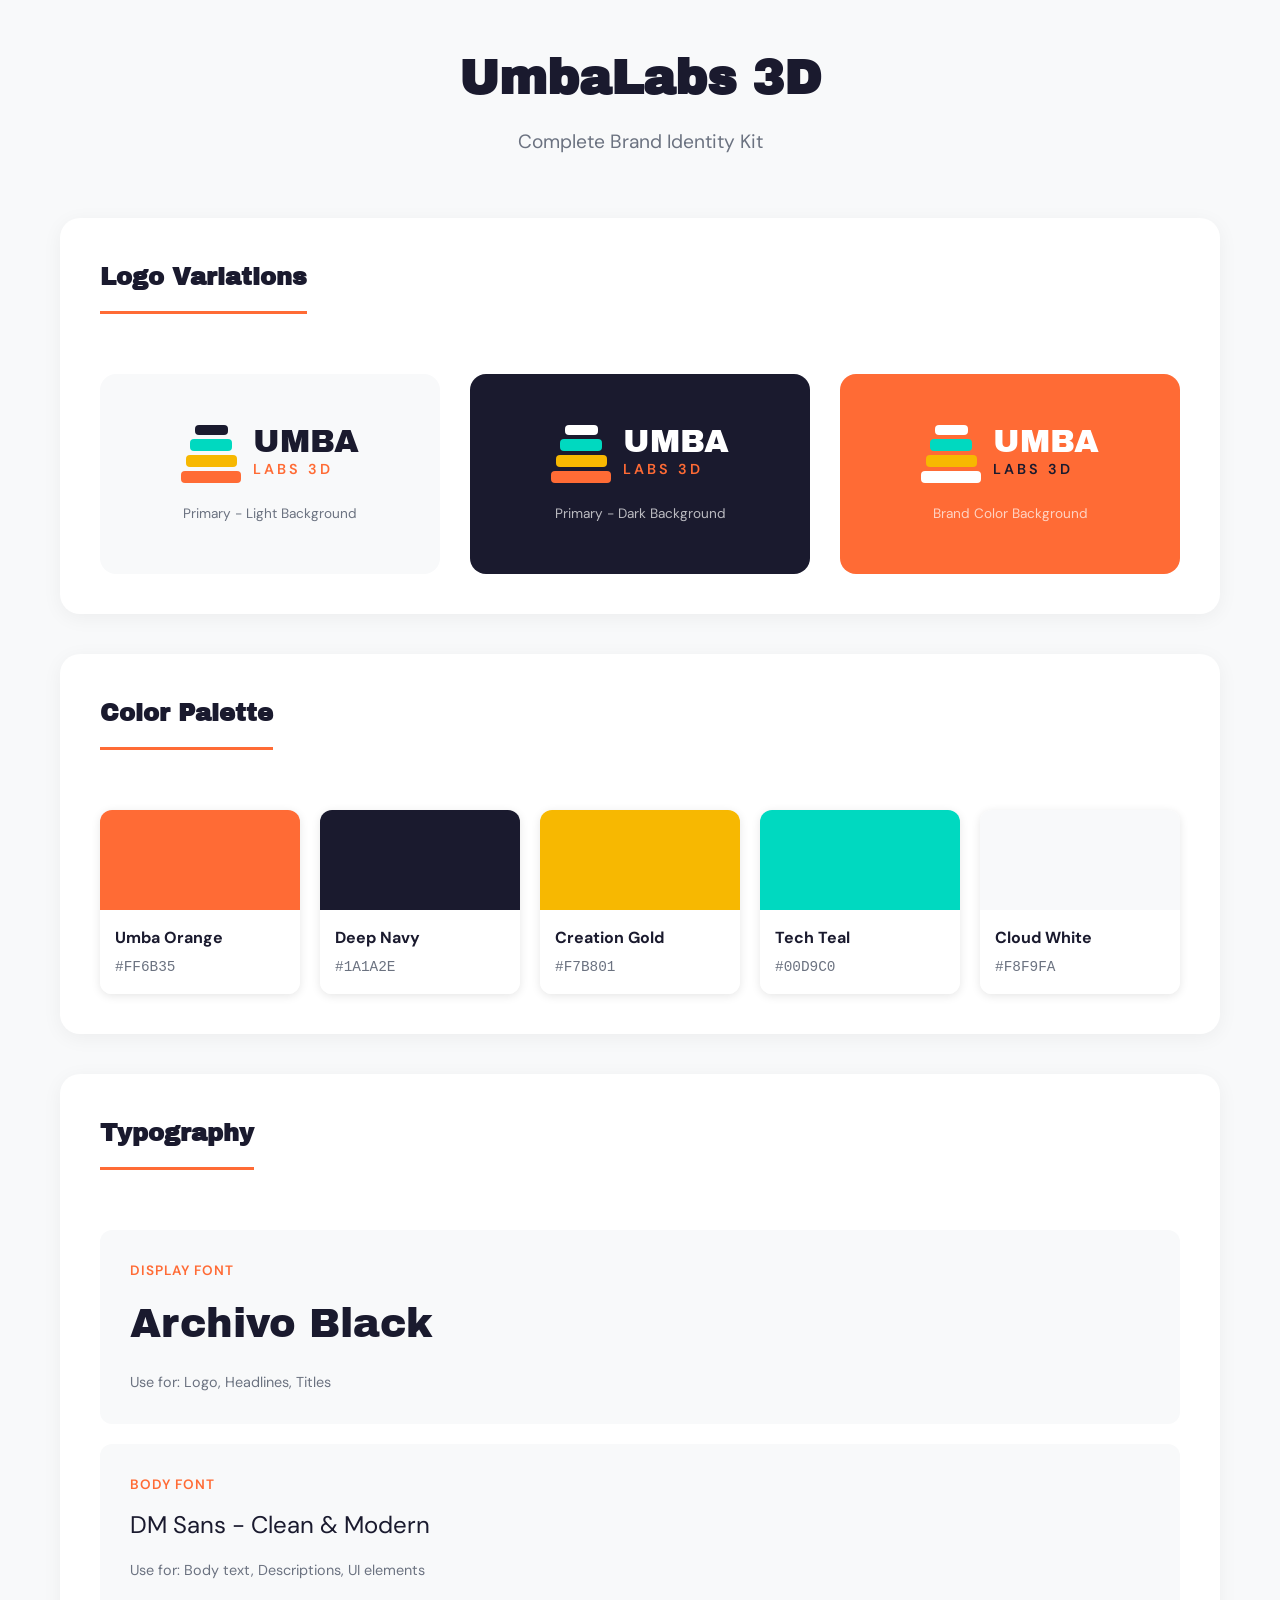
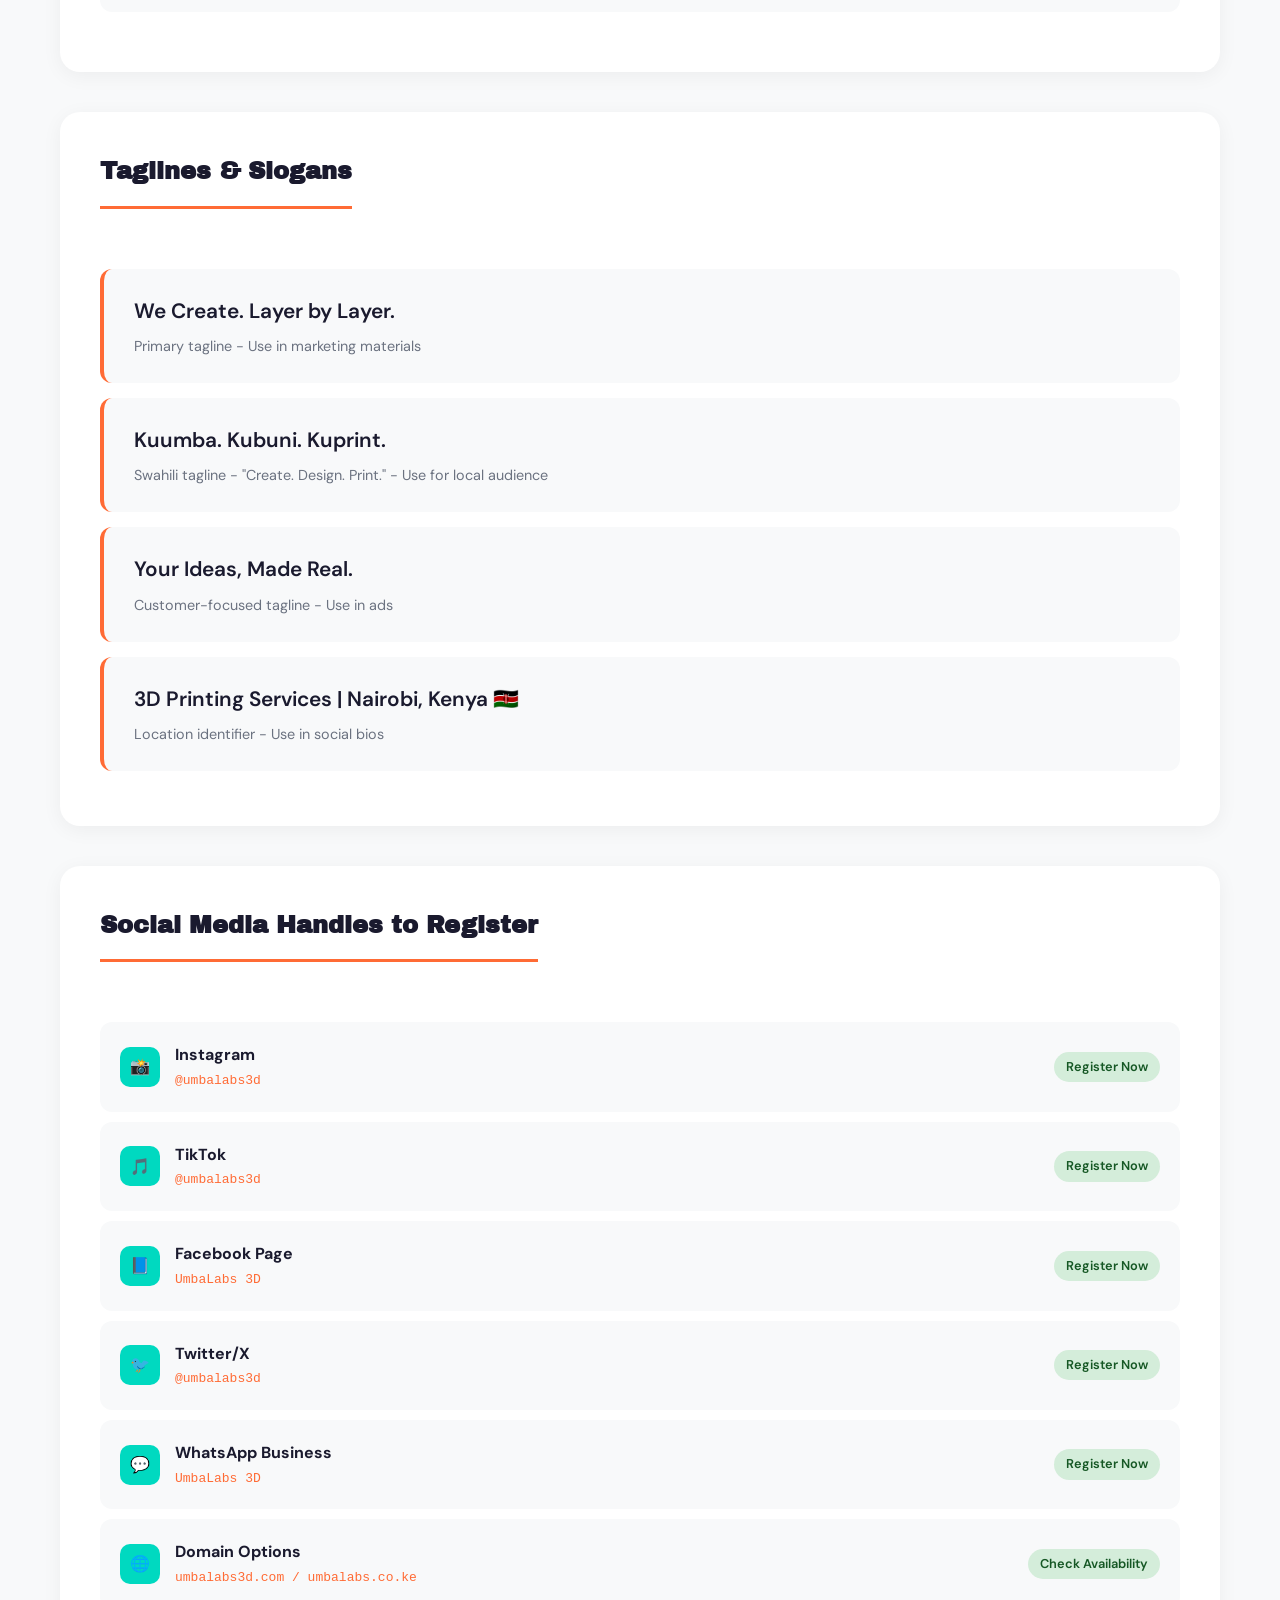
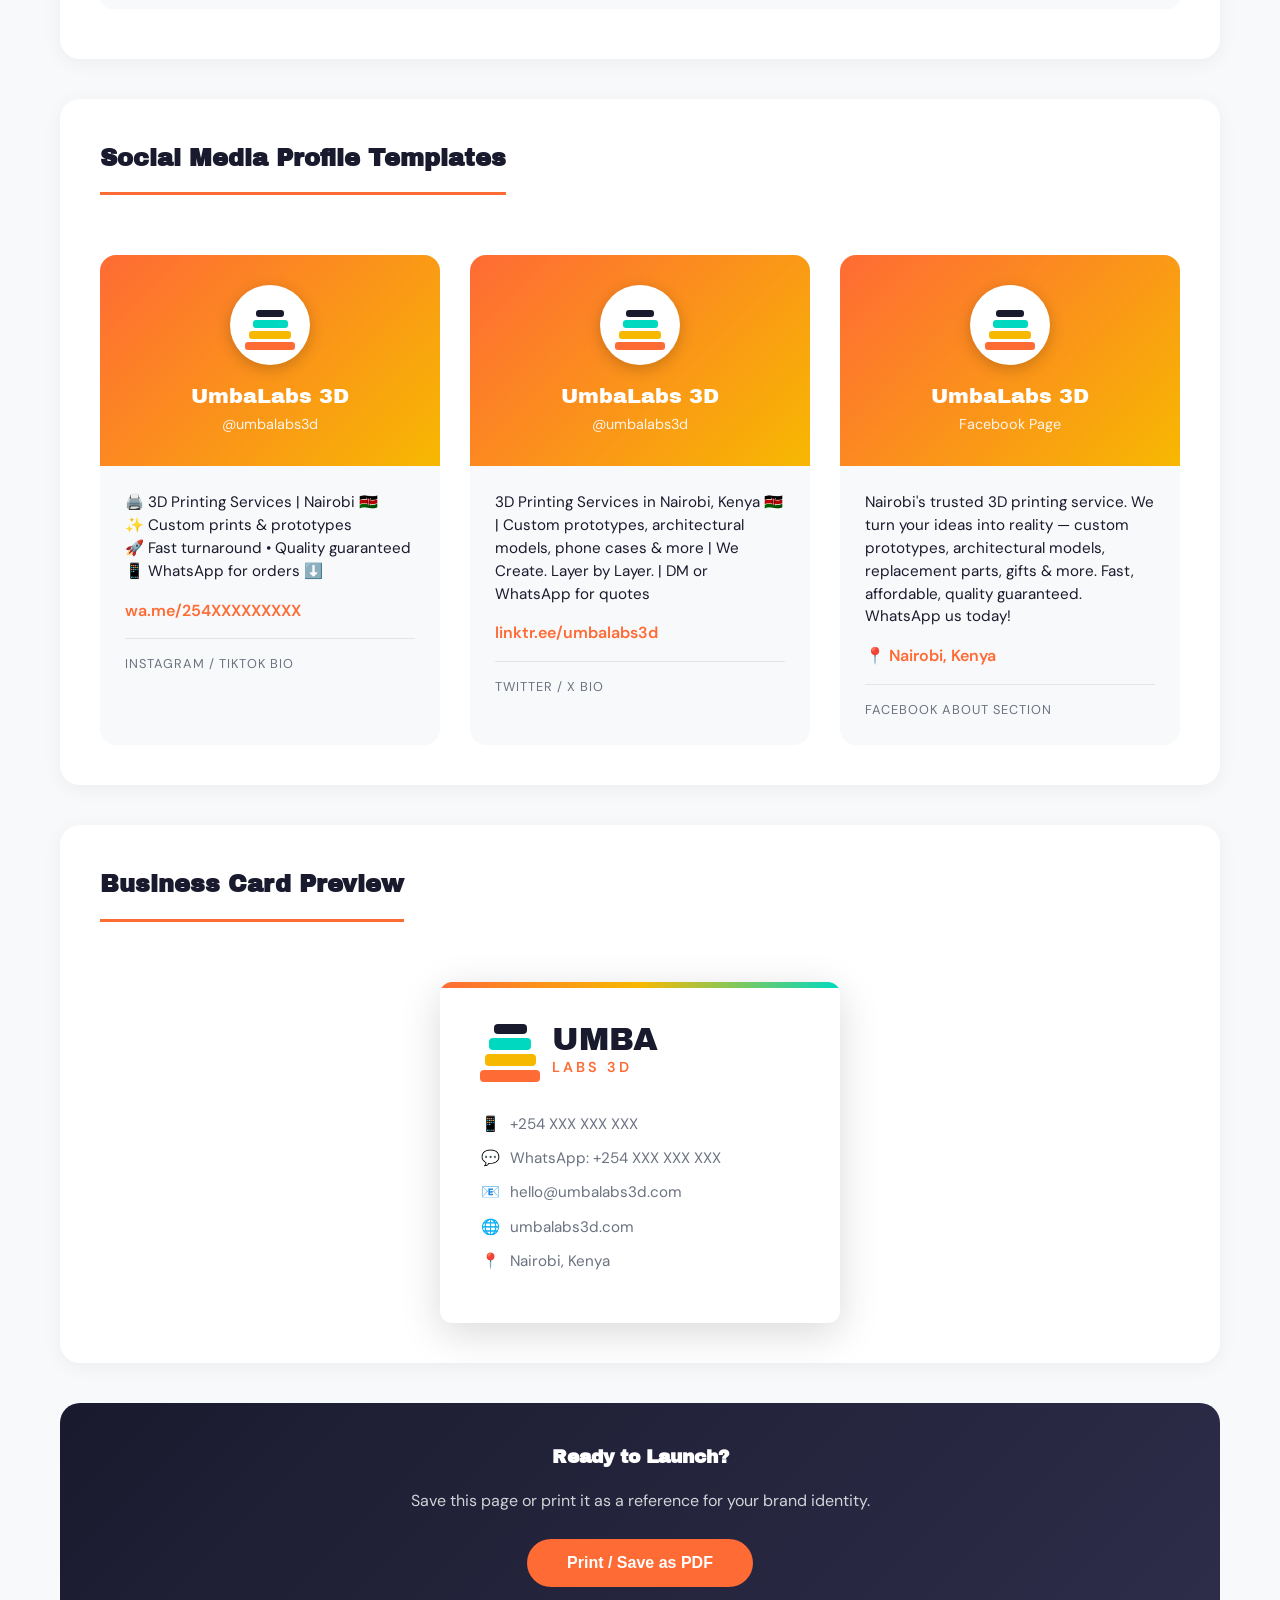
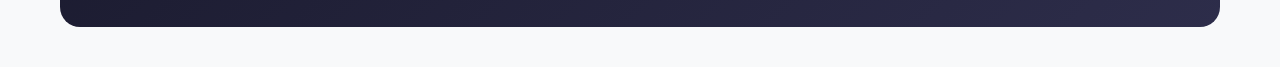
<file: brand/color_samples.html>
<!DOCTYPE html>
<html lang="en">
<head>
    <meta charset="UTF-8">
    <meta name="viewport" content="width=device-width, initial-scale=1.0">
    <title>UmbaLabs 3D - Brand Kit</title>
    <link href="https://fonts.googleapis.com/css2?family=Archivo+Black&family=DM+Sans:wght@400;500;600;700&display=swap" rel="stylesheet">
    <style>
        :root {
            --primary-orange: #FF6B35;
            --primary-dark: #1A1A2E;
            --accent-gold: #F7B801;
            --accent-teal: #00D9C0;
            --light-bg: #F8F9FA;
            --white: #FFFFFF;
            --gray-600: #6B7280;
        }

        * {
            margin: 0;
            padding: 0;
            box-sizing: border-box;
        }

        body {
            font-family: 'DM Sans', sans-serif;
            background: var(--light-bg);
            color: var(--primary-dark);
            line-height: 1.6;
        }

        .container {
            max-width: 1200px;
            margin: 0 auto;
            padding: 40px 20px;
        }

        h1, h2, h3 {
            font-family: 'Archivo Black', sans-serif;
        }

        .page-title {
            text-align: center;
            margin-bottom: 60px;
        }

        .page-title h1 {
            font-size: 3rem;
            color: var(--primary-dark);
            margin-bottom: 10px;
        }

        .page-title p {
            color: var(--gray-600);
            font-size: 1.2rem;
        }

        .section {
            background: var(--white);
            border-radius: 20px;
            padding: 40px;
            margin-bottom: 40px;
            box-shadow: 0 4px 20px rgba(0,0,0,0.05);
        }

        .section-title {
            font-size: 1.5rem;
            margin-bottom: 30px;
            padding-bottom: 15px;
            border-bottom: 3px solid var(--primary-orange);
            display: inline-block;
        }

        /* Logo Section */
        .logo-showcase {
            display: grid;
            grid-template-columns: repeat(auto-fit, minmax(280px, 1fr));
            gap: 30px;
            margin-top: 30px;
        }

        .logo-card {
            padding: 40px;
            border-radius: 16px;
            display: flex;
            flex-direction: column;
            align-items: center;
            justify-content: center;
            min-height: 200px;
        }

        .logo-card.light {
            background: var(--light-bg);
        }

        .logo-card.dark {
            background: var(--primary-dark);
        }

        .logo-card.orange {
            background: var(--primary-orange);
        }

        /* Main Logo */
        .main-logo {
            display: flex;
            align-items: center;
            gap: 12px;
        }

        .logo-icon {
            width: 60px;
            height: 60px;
            position: relative;
        }

        .logo-icon .layer {
            position: absolute;
            width: 100%;
            height: 12px;
            border-radius: 4px;
            left: 0;
        }

        .logo-icon .layer-1 {
            bottom: 0;
            background: var(--primary-orange);
        }

        .logo-icon .layer-2 {
            bottom: 16px;
            background: var(--accent-gold);
            width: 85%;
            left: 7.5%;
        }

        .logo-icon .layer-3 {
            bottom: 32px;
            background: var(--accent-teal);
            width: 70%;
            left: 15%;
        }

        .logo-icon .layer-4 {
            bottom: 48px;
            background: var(--primary-dark);
            width: 55%;
            left: 22.5%;
            height: 10px;
        }

        .logo-text {
            display: flex;
            flex-direction: column;
        }

        .logo-text .umba {
            font-family: 'Archivo Black', sans-serif;
            font-size: 2rem;
            line-height: 1;
            color: var(--primary-dark);
        }

        .logo-text .labs-3d {
            font-family: 'DM Sans', sans-serif;
            font-size: 0.9rem;
            font-weight: 600;
            letter-spacing: 3px;
            color: var(--primary-orange);
            text-transform: uppercase;
        }

        .logo-card.dark .logo-text .umba {
            color: var(--white);
        }

        .logo-card.orange .logo-text .umba {
            color: var(--white);
        }

        .logo-card.orange .logo-text .labs-3d {
            color: var(--primary-dark);
        }

        .logo-card.dark .logo-icon .layer-4 {
            background: var(--white);
        }

        .logo-card.orange .logo-icon .layer-1 {
            background: var(--white);
        }

        .logo-card.orange .logo-icon .layer-4 {
            background: var(--white);
        }

        .logo-label {
            margin-top: 20px;
            font-size: 0.85rem;
            color: var(--gray-600);
        }

        .logo-card.dark .logo-label,
        .logo-card.orange .logo-label {
            color: rgba(255,255,255,0.7);
        }

        /* Color Palette */
        .color-grid {
            display: grid;
            grid-template-columns: repeat(auto-fit, minmax(150px, 1fr));
            gap: 20px;
            margin-top: 30px;
        }

        .color-card {
            border-radius: 12px;
            overflow: hidden;
            box-shadow: 0 2px 10px rgba(0,0,0,0.1);
        }

        .color-swatch {
            height: 100px;
        }

        .color-info {
            padding: 15px;
            background: var(--white);
        }

        .color-name {
            font-weight: 700;
            margin-bottom: 5px;
        }

        .color-hex {
            font-family: monospace;
            font-size: 0.9rem;
            color: var(--gray-600);
        }

        /* Typography */
        .font-showcase {
            margin-top: 30px;
        }

        .font-item {
            padding: 30px;
            background: var(--light-bg);
            border-radius: 12px;
            margin-bottom: 20px;
        }

        .font-name {
            font-size: 0.85rem;
            color: var(--primary-orange);
            font-weight: 600;
            margin-bottom: 10px;
            text-transform: uppercase;
            letter-spacing: 1px;
        }

        .font-display {
            font-family: 'Archivo Black', sans-serif;
            font-size: 2.5rem;
            margin-bottom: 10px;
        }

        .font-body {
            font-family: 'DM Sans', sans-serif;
            font-size: 1.5rem;
        }

        .font-usage {
            margin-top: 15px;
            font-size: 0.9rem;
            color: var(--gray-600);
        }

        /* Social Media Profiles */
        .social-grid {
            display: grid;
            grid-template-columns: repeat(auto-fit, minmax(300px, 1fr));
            gap: 30px;
            margin-top: 30px;
        }

        .social-card {
            background: var(--light-bg);
            border-radius: 16px;
            overflow: hidden;
        }

        .social-header {
            background: linear-gradient(135deg, var(--primary-orange), var(--accent-gold));
            padding: 30px;
            text-align: center;
            color: var(--white);
        }

        .social-avatar {
            width: 80px;
            height: 80px;
            background: var(--white);
            border-radius: 50%;
            margin: 0 auto 15px;
            display: flex;
            align-items: center;
            justify-content: center;
            box-shadow: 0 4px 15px rgba(0,0,0,0.2);
        }

        .social-avatar .mini-logo {
            width: 50px;
            height: 50px;
            position: relative;
        }

        .social-avatar .mini-logo .layer {
            position: absolute;
            width: 100%;
            height: 8px;
            border-radius: 3px;
            left: 0;
        }

        .social-avatar .mini-logo .layer-1 {
            bottom: 0;
            background: var(--primary-orange);
        }

        .social-avatar .mini-logo .layer-2 {
            bottom: 11px;
            background: var(--accent-gold);
            width: 85%;
            left: 7.5%;
        }

        .social-avatar .mini-logo .layer-3 {
            bottom: 22px;
            background: var(--accent-teal);
            width: 70%;
            left: 15%;
        }

        .social-avatar .mini-logo .layer-4 {
            bottom: 33px;
            background: var(--primary-dark);
            width: 55%;
            left: 22.5%;
            height: 7px;
        }

        .social-name {
            font-family: 'Archivo Black', sans-serif;
            font-size: 1.3rem;
        }

        .social-handle {
            font-size: 0.9rem;
            opacity: 0.9;
        }

        .social-body {
            padding: 25px;
        }

        .social-bio {
            font-size: 0.95rem;
            margin-bottom: 15px;
            line-height: 1.5;
        }

        .social-link {
            color: var(--primary-orange);
            font-weight: 600;
            text-decoration: none;
        }

        .social-platform {
            font-size: 0.8rem;
            color: var(--gray-600);
            margin-top: 15px;
            padding-top: 15px;
            border-top: 1px solid #e5e5e5;
            text-transform: uppercase;
            letter-spacing: 1px;
        }

        /* Taglines */
        .tagline-list {
            margin-top: 30px;
        }

        .tagline-item {
            padding: 25px 30px;
            background: var(--light-bg);
            border-radius: 12px;
            margin-bottom: 15px;
            border-left: 4px solid var(--primary-orange);
        }

        .tagline-text {
            font-size: 1.3rem;
            font-weight: 600;
            margin-bottom: 8px;
        }

        .tagline-use {
            font-size: 0.9rem;
            color: var(--gray-600);
        }

        /* Handle Checklist */
        .checklist {
            margin-top: 30px;
        }

        .checklist-item {
            display: flex;
            align-items: center;
            gap: 15px;
            padding: 20px;
            background: var(--light-bg);
            border-radius: 12px;
            margin-bottom: 10px;
        }

        .checklist-icon {
            width: 40px;
            height: 40px;
            background: var(--accent-teal);
            border-radius: 10px;
            display: flex;
            align-items: center;
            justify-content: center;
            color: var(--white);
            font-weight: bold;
        }

        .checklist-content {
            flex: 1;
        }

        .checklist-platform {
            font-weight: 700;
            margin-bottom: 3px;
        }

        .checklist-handle {
            font-family: monospace;
            color: var(--primary-orange);
        }

        .checklist-status {
            padding: 5px 12px;
            background: #D4EDDA;
            color: #155724;
            border-radius: 20px;
            font-size: 0.8rem;
            font-weight: 600;
        }

        /* Business Card Preview */
        .business-card {
            background: var(--white);
            border-radius: 12px;
            padding: 40px;
            box-shadow: 0 10px 40px rgba(0,0,0,0.15);
            max-width: 400px;
            margin: 30px auto 0;
            position: relative;
            overflow: hidden;
        }

        .business-card::before {
            content: '';
            position: absolute;
            top: 0;
            left: 0;
            right: 0;
            height: 6px;
            background: linear-gradient(90deg, var(--primary-orange), var(--accent-gold), var(--accent-teal));
        }

        .business-card .main-logo {
            margin-bottom: 30px;
        }

        .business-card .contact-info {
            font-size: 0.95rem;
        }

        .business-card .contact-item {
            display: flex;
            align-items: center;
            gap: 10px;
            margin-bottom: 10px;
            color: var(--gray-600);
        }

        .business-card .contact-icon {
            width: 20px;
            text-align: center;
        }

        /* Print Button */
        .download-section {
            text-align: center;
            margin-top: 40px;
            padding: 40px;
            background: linear-gradient(135deg, var(--primary-dark), #2d2d4a);
            border-radius: 20px;
            color: var(--white);
        }

        .download-section h3 {
            margin-bottom: 15px;
        }

        .download-section p {
            opacity: 0.8;
            margin-bottom: 25px;
        }

        .download-btn {
            display: inline-block;
            padding: 15px 40px;
            background: var(--primary-orange);
            color: var(--white);
            text-decoration: none;
            border-radius: 30px;
            font-weight: 700;
            font-size: 1rem;
            transition: transform 0.2s, box-shadow 0.2s;
            border: none;
            cursor: pointer;
        }

        .download-btn:hover {
            transform: translateY(-2px);
            box-shadow: 0 10px 30px rgba(255, 107, 53, 0.4);
        }

        @media print {
            .download-section {
                display: none;
            }
        }
    </style>
</head>
<body>
    <div class="container">
        <div class="page-title">
            <h1>UmbaLabs 3D</h1>
            <p>Complete Brand Identity Kit</p>
        </div>

        <!-- Logo Section -->
        <div class="section">
            <h2 class="section-title">Logo Variations</h2>
            <div class="logo-showcase">
                <div class="logo-card light">
                    <div class="main-logo">
                        <div class="logo-icon">
                            <div class="layer layer-4"></div>
                            <div class="layer layer-3"></div>
                            <div class="layer layer-2"></div>
                            <div class="layer layer-1"></div>
                        </div>
                        <div class="logo-text">
                            <span class="umba">UMBA</span>
                            <span class="labs-3d">Labs 3D</span>
                        </div>
                    </div>
                    <span class="logo-label">Primary - Light Background</span>
                </div>

                <div class="logo-card dark">
                    <div class="main-logo">
                        <div class="logo-icon">
                            <div class="layer layer-4"></div>
                            <div class="layer layer-3"></div>
                            <div class="layer layer-2"></div>
                            <div class="layer layer-1"></div>
                        </div>
                        <div class="logo-text">
                            <span class="umba">UMBA</span>
                            <span class="labs-3d">Labs 3D</span>
                        </div>
                    </div>
                    <span class="logo-label">Primary - Dark Background</span>
                </div>

                <div class="logo-card orange">
                    <div class="main-logo">
                        <div class="logo-icon">
                            <div class="layer layer-4"></div>
                            <div class="layer layer-3"></div>
                            <div class="layer layer-2"></div>
                            <div class="layer layer-1"></div>
                        </div>
                        <div class="logo-text">
                            <span class="umba">UMBA</span>
                            <span class="labs-3d">Labs 3D</span>
                        </div>
                    </div>
                    <span class="logo-label">Brand Color Background</span>
                </div>
            </div>
        </div>

        <!-- Color Palette -->
        <div class="section">
            <h2 class="section-title">Color Palette</h2>
            <div class="color-grid">
                <div class="color-card">
                    <div class="color-swatch" style="background: #FF6B35;"></div>
                    <div class="color-info">
                        <div class="color-name">Umba Orange</div>
                        <div class="color-hex">#FF6B35</div>
                    </div>
                </div>
                <div class="color-card">
                    <div class="color-swatch" style="background: #1A1A2E;"></div>
                    <div class="color-info">
                        <div class="color-name">Deep Navy</div>
                        <div class="color-hex">#1A1A2E</div>
                    </div>
                </div>
                <div class="color-card">
                    <div class="color-swatch" style="background: #F7B801;"></div>
                    <div class="color-info">
                        <div class="color-name">Creation Gold</div>
                        <div class="color-hex">#F7B801</div>
                    </div>
                </div>
                <div class="color-card">
                    <div class="color-swatch" style="background: #00D9C0;"></div>
                    <div class="color-info">
                        <div class="color-name">Tech Teal</div>
                        <div class="color-hex">#00D9C0</div>
                    </div>
                </div>
                <div class="color-card">
                    <div class="color-swatch" style="background: #F8F9FA;"></div>
                    <div class="color-info">
                        <div class="color-name">Cloud White</div>
                        <div class="color-hex">#F8F9FA</div>
                    </div>
                </div>
            </div>
        </div>

        <!-- Typography -->
        <div class="section">
            <h2 class="section-title">Typography</h2>
            <div class="font-showcase">
                <div class="font-item">
                    <div class="font-name">Display Font</div>
                    <div class="font-display">Archivo Black</div>
                    <div class="font-usage">Use for: Logo, Headlines, Titles</div>
                </div>
                <div class="font-item">
                    <div class="font-name">Body Font</div>
                    <div class="font-body">DM Sans - Clean & Modern</div>
                    <div class="font-usage">Use for: Body text, Descriptions, UI elements</div>
                </div>
            </div>
        </div>

        <!-- Taglines -->
        <div class="section">
            <h2 class="section-title">Taglines & Slogans</h2>
            <div class="tagline-list">
                <div class="tagline-item">
                    <div class="tagline-text">We Create. Layer by Layer.</div>
                    <div class="tagline-use">Primary tagline - Use in marketing materials</div>
                </div>
                <div class="tagline-item">
                    <div class="tagline-text">Kuumba. Kubuni. Kuprint.</div>
                    <div class="tagline-use">Swahili tagline - "Create. Design. Print." - Use for local audience</div>
                </div>
                <div class="tagline-item">
                    <div class="tagline-text">Your Ideas, Made Real.</div>
                    <div class="tagline-use">Customer-focused tagline - Use in ads</div>
                </div>
                <div class="tagline-item">
                    <div class="tagline-text">3D Printing Services | Nairobi, Kenya 🇰🇪</div>
                    <div class="tagline-use">Location identifier - Use in social bios</div>
                </div>
            </div>
        </div>

        <!-- Social Media Handles -->
        <div class="section">
            <h2 class="section-title">Social Media Handles to Register</h2>
            <div class="checklist">
                <div class="checklist-item">
                    <div class="checklist-icon">📸</div>
                    <div class="checklist-content">
                        <div class="checklist-platform">Instagram</div>
                        <div class="checklist-handle">@umbalabs3d</div>
                    </div>
                    <span class="checklist-status">Register Now</span>
                </div>
                <div class="checklist-item">
                    <div class="checklist-icon">🎵</div>
                    <div class="checklist-content">
                        <div class="checklist-platform">TikTok</div>
                        <div class="checklist-handle">@umbalabs3d</div>
                    </div>
                    <span class="checklist-status">Register Now</span>
                </div>
                <div class="checklist-item">
                    <div class="checklist-icon">📘</div>
                    <div class="checklist-content">
                        <div class="checklist-platform">Facebook Page</div>
                        <div class="checklist-handle">UmbaLabs 3D</div>
                    </div>
                    <span class="checklist-status">Register Now</span>
                </div>
                <div class="checklist-item">
                    <div class="checklist-icon">🐦</div>
                    <div class="checklist-content">
                        <div class="checklist-platform">Twitter/X</div>
                        <div class="checklist-handle">@umbalabs3d</div>
                    </div>
                    <span class="checklist-status">Register Now</span>
                </div>
                <div class="checklist-item">
                    <div class="checklist-icon">💬</div>
                    <div class="checklist-content">
                        <div class="checklist-platform">WhatsApp Business</div>
                        <div class="checklist-handle">UmbaLabs 3D</div>
                    </div>
                    <span class="checklist-status">Register Now</span>
                </div>
                <div class="checklist-item">
                    <div class="checklist-icon">🌐</div>
                    <div class="checklist-content">
                        <div class="checklist-platform">Domain Options</div>
                        <div class="checklist-handle">umbalabs3d.com / umbalabs.co.ke</div>
                    </div>
                    <span class="checklist-status">Check Availability</span>
                </div>
            </div>
        </div>

        <!-- Social Media Profiles Preview -->
        <div class="section">
            <h2 class="section-title">Social Media Profile Templates</h2>
            <div class="social-grid">
                <div class="social-card">
                    <div class="social-header">
                        <div class="social-avatar">
                            <div class="mini-logo">
                                <div class="layer layer-4"></div>
                                <div class="layer layer-3"></div>
                                <div class="layer layer-2"></div>
                                <div class="layer layer-1"></div>
                            </div>
                        </div>
                        <div class="social-name">UmbaLabs 3D</div>
                        <div class="social-handle">@umbalabs3d</div>
                    </div>
                    <div class="social-body">
                        <div class="social-bio">
                            🖨️ 3D Printing Services | Nairobi 🇰🇪<br>
                            ✨ Custom prints & prototypes<br>
                            🚀 Fast turnaround • Quality guaranteed<br>
                            📱 WhatsApp for orders ⬇️
                        </div>
                        <a href="#" class="social-link">wa.me/254XXXXXXXXX</a>
                        <div class="social-platform">Instagram / TikTok Bio</div>
                    </div>
                </div>

                <div class="social-card">
                    <div class="social-header">
                        <div class="social-avatar">
                            <div class="mini-logo">
                                <div class="layer layer-4"></div>
                                <div class="layer layer-3"></div>
                                <div class="layer layer-2"></div>
                                <div class="layer layer-1"></div>
                            </div>
                        </div>
                        <div class="social-name">UmbaLabs 3D</div>
                        <div class="social-handle">@umbalabs3d</div>
                    </div>
                    <div class="social-body">
                        <div class="social-bio">
                            3D Printing Services in Nairobi, Kenya 🇰🇪 | Custom prototypes, architectural models, phone cases & more | We Create. Layer by Layer. | DM or WhatsApp for quotes
                        </div>
                        <a href="#" class="social-link">linktr.ee/umbalabs3d</a>
                        <div class="social-platform">Twitter / X Bio</div>
                    </div>
                </div>

                <div class="social-card">
                    <div class="social-header">
                        <div class="social-avatar">
                            <div class="mini-logo">
                                <div class="layer layer-4"></div>
                                <div class="layer layer-3"></div>
                                <div class="layer layer-2"></div>
                                <div class="layer layer-1"></div>
                            </div>
                        </div>
                        <div class="social-name">UmbaLabs 3D</div>
                        <div class="social-handle">Facebook Page</div>
                    </div>
                    <div class="social-body">
                        <div class="social-bio">
                            Nairobi's trusted 3D printing service. We turn your ideas into reality — custom prototypes, architectural models, replacement parts, gifts & more. Fast, affordable, quality guaranteed. WhatsApp us today!
                        </div>
                        <a href="#" class="social-link">📍 Nairobi, Kenya</a>
                        <div class="social-platform">Facebook About Section</div>
                    </div>
                </div>
            </div>
        </div>

        <!-- Business Card Preview -->
        <div class="section">
            <h2 class="section-title">Business Card Preview</h2>
            <div class="business-card">
                <div class="main-logo">
                    <div class="logo-icon">
                        <div class="layer layer-4"></div>
                        <div class="layer layer-3"></div>
                        <div class="layer layer-2"></div>
                        <div class="layer layer-1"></div>
                    </div>
                    <div class="logo-text">
                        <span class="umba">UMBA</span>
                        <span class="labs-3d">Labs 3D</span>
                    </div>
                </div>
                <div class="contact-info">
                    <div class="contact-item">
                        <span class="contact-icon">📱</span>
                        <span>+254 XXX XXX XXX</span>
                    </div>
                    <div class="contact-item">
                        <span class="contact-icon">💬</span>
                        <span>WhatsApp: +254 XXX XXX XXX</span>
                    </div>
                    <div class="contact-item">
                        <span class="contact-icon">📧</span>
                        <span>hello@umbalabs3d.com</span>
                    </div>
                    <div class="contact-item">
                        <span class="contact-icon">🌐</span>
                        <span>umbalabs3d.com</span>
                    </div>
                    <div class="contact-item">
                        <span class="contact-icon">📍</span>
                        <span>Nairobi, Kenya</span>
                    </div>
                </div>
            </div>
        </div>

        <!-- Download Section -->
        <div class="download-section">
            <h3>Ready to Launch?</h3>
            <p>Save this page or print it as a reference for your brand identity.</p>
            <button class="download-btn" onclick="window.print()">Print / Save as PDF</button>
        </div>
    </div>
</body>
</html>
</file>
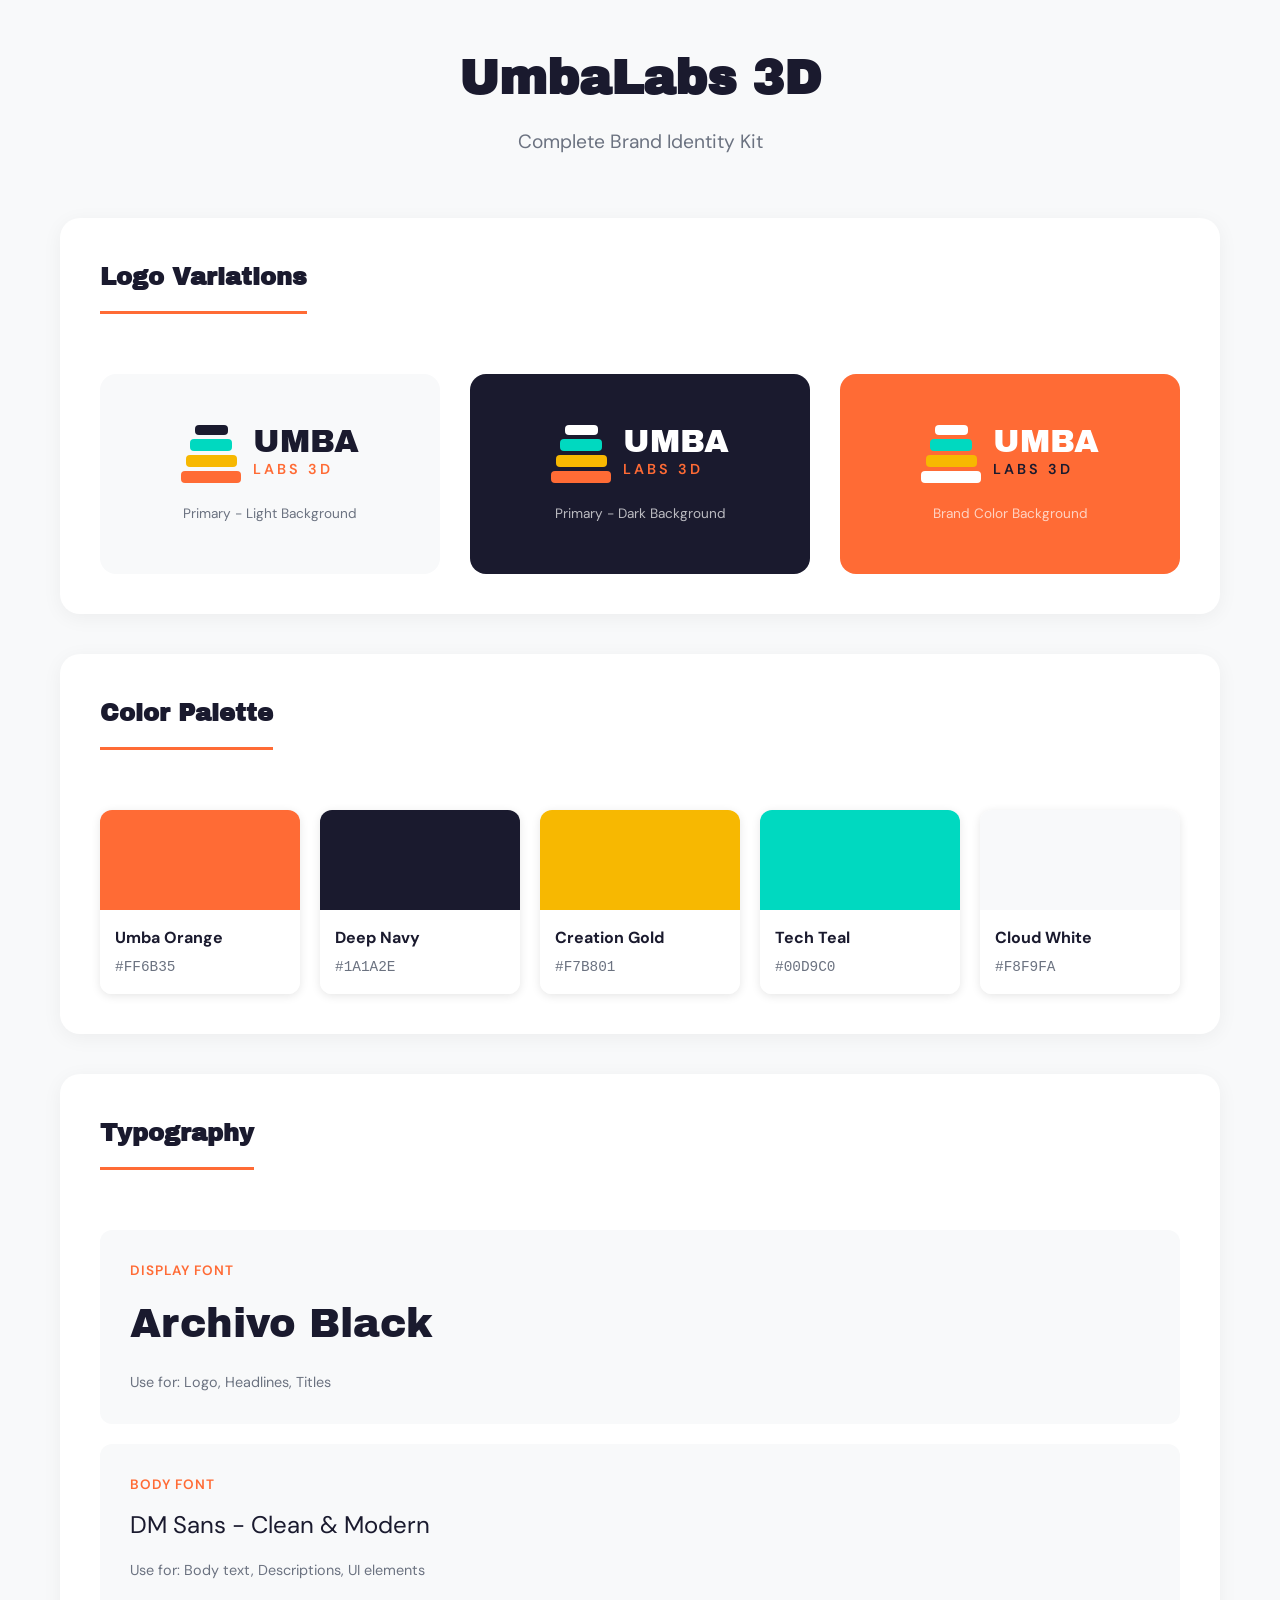
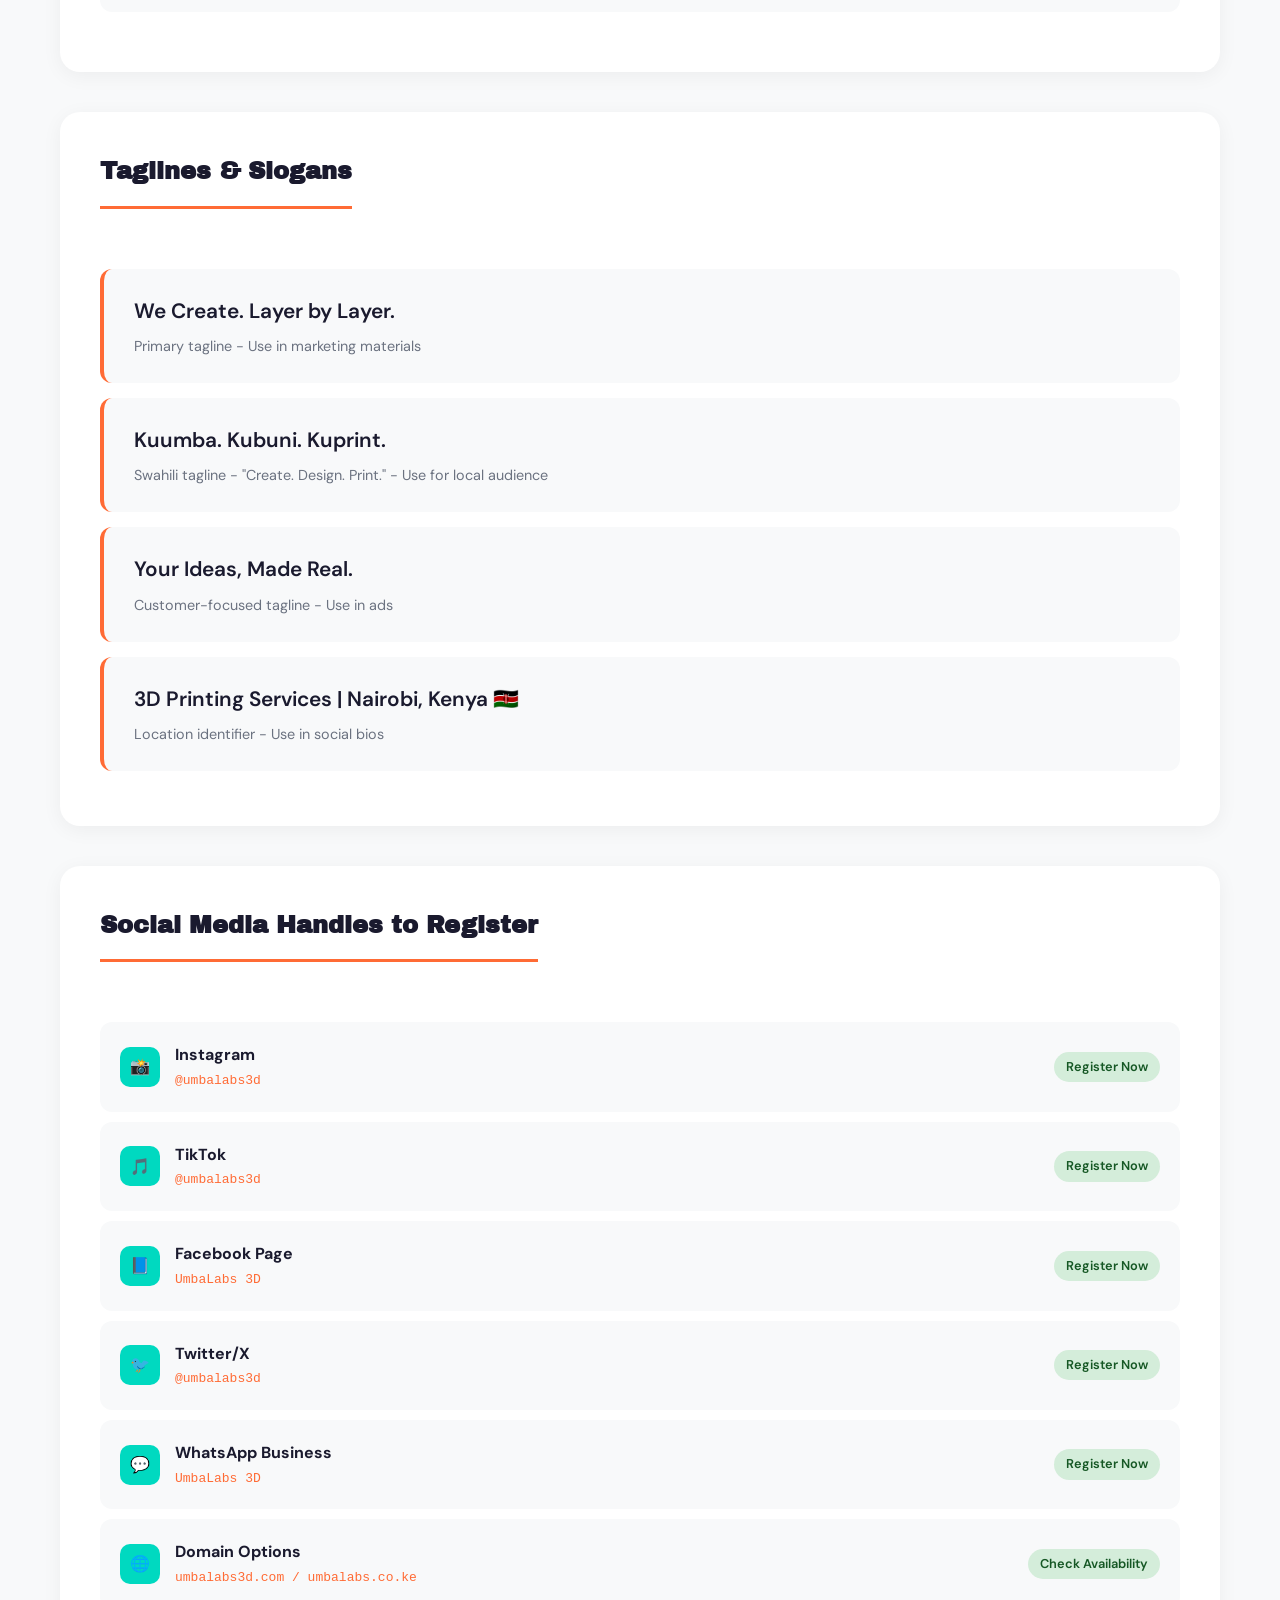
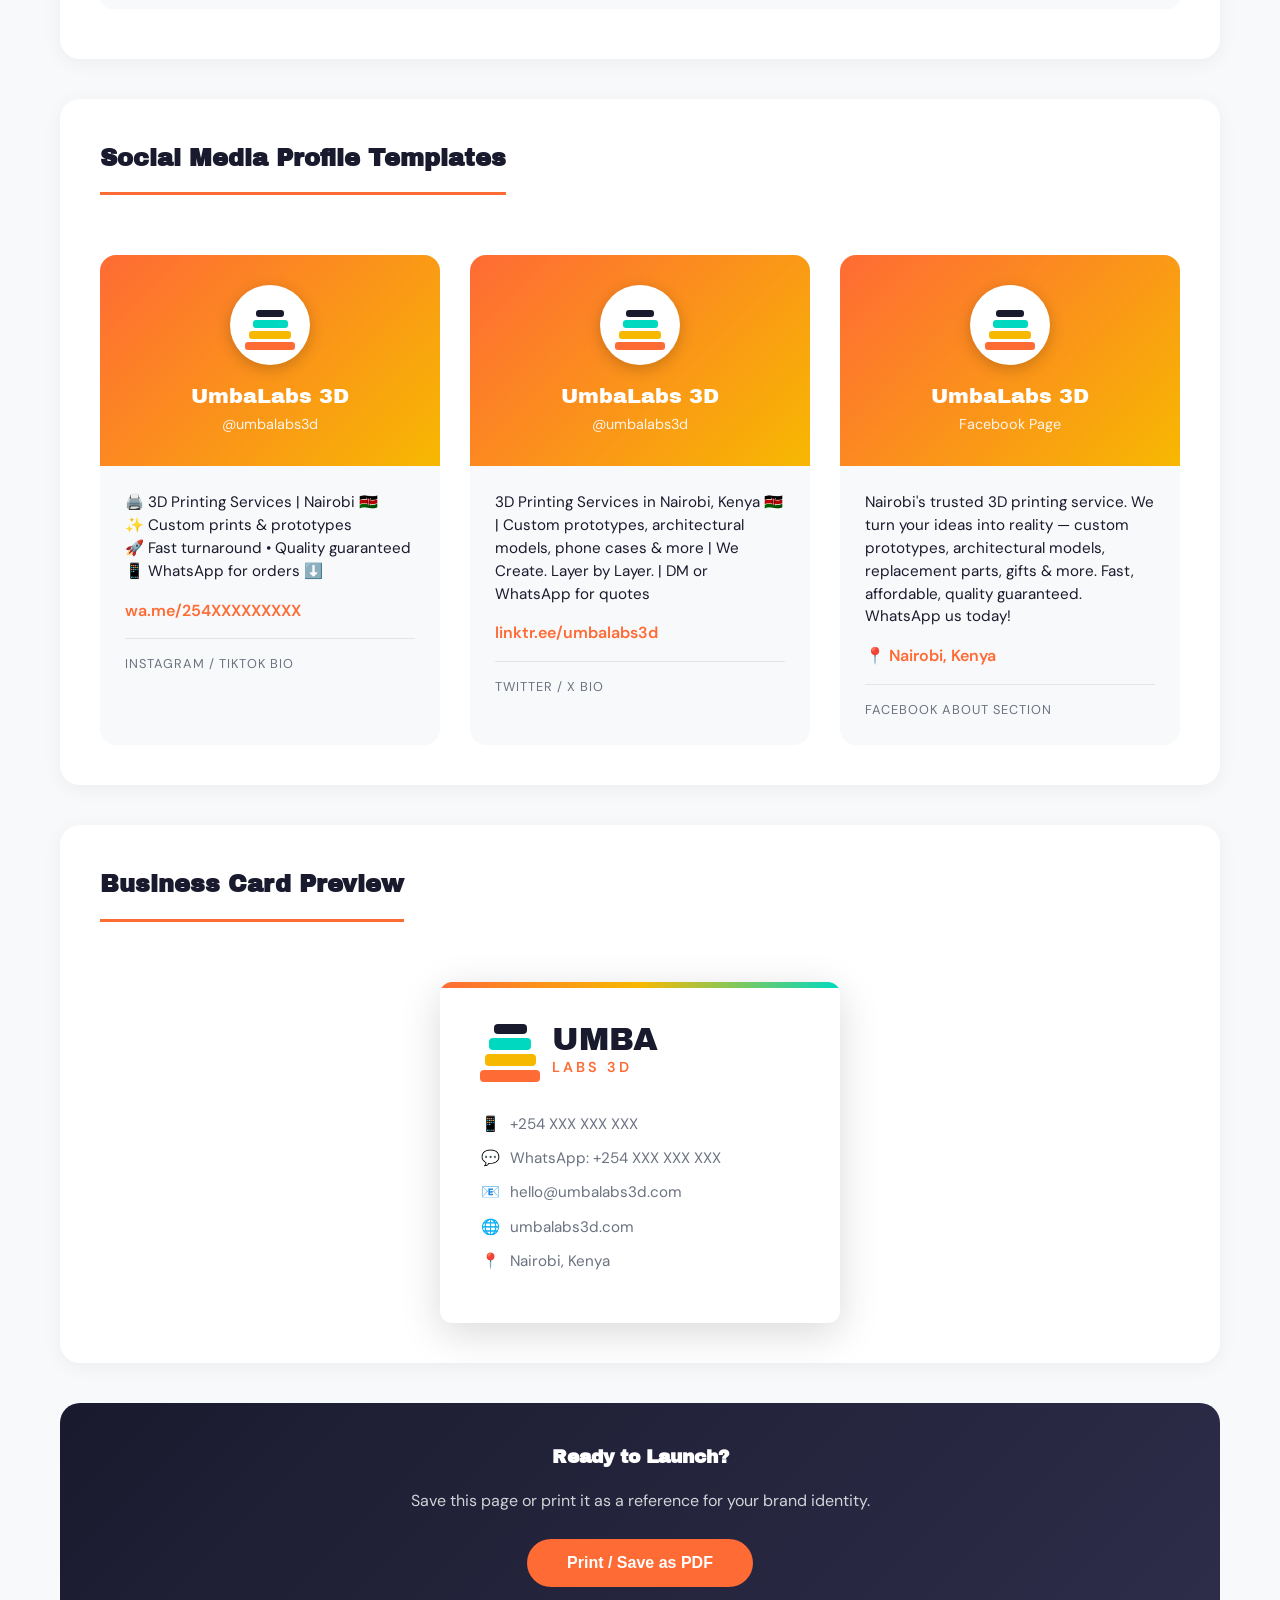
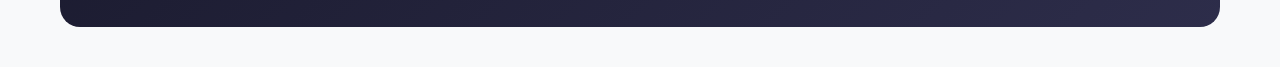
<file: brand/umbalabs3d_brand_kit.html>
<!DOCTYPE html>
<html lang="en">
<head>
    <meta charset="UTF-8">
    <meta name="viewport" content="width=device-width, initial-scale=1.0">
    <title>UmbaLabs 3D - Brand Kit</title>
    <link href="https://fonts.googleapis.com/css2?family=Archivo+Black&family=DM+Sans:wght@400;500;600;700&display=swap" rel="stylesheet">
    <style>
        :root {
            --primary-orange: #FF6B35;
            --primary-dark: #1A1A2E;
            --accent-gold: #F7B801;
            --accent-teal: #00D9C0;
            --light-bg: #F8F9FA;
            --white: #FFFFFF;
            --gray-600: #6B7280;
        }

        * {
            margin: 0;
            padding: 0;
            box-sizing: border-box;
        }

        body {
            font-family: 'DM Sans', sans-serif;
            background: var(--light-bg);
            color: var(--primary-dark);
            line-height: 1.6;
        }

        .container {
            max-width: 1200px;
            margin: 0 auto;
            padding: 40px 20px;
        }

        h1, h2, h3 {
            font-family: 'Archivo Black', sans-serif;
        }

        .page-title {
            text-align: center;
            margin-bottom: 60px;
        }

        .page-title h1 {
            font-size: 3rem;
            color: var(--primary-dark);
            margin-bottom: 10px;
        }

        .page-title p {
            color: var(--gray-600);
            font-size: 1.2rem;
        }

        .section {
            background: var(--white);
            border-radius: 20px;
            padding: 40px;
            margin-bottom: 40px;
            box-shadow: 0 4px 20px rgba(0,0,0,0.05);
        }

        .section-title {
            font-size: 1.5rem;
            margin-bottom: 30px;
            padding-bottom: 15px;
            border-bottom: 3px solid var(--primary-orange);
            display: inline-block;
        }

        /* Logo Section */
        .logo-showcase {
            display: grid;
            grid-template-columns: repeat(auto-fit, minmax(280px, 1fr));
            gap: 30px;
            margin-top: 30px;
        }

        .logo-card {
            padding: 40px;
            border-radius: 16px;
            display: flex;
            flex-direction: column;
            align-items: center;
            justify-content: center;
            min-height: 200px;
        }

        .logo-card.light {
            background: var(--light-bg);
        }

        .logo-card.dark {
            background: var(--primary-dark);
        }

        .logo-card.orange {
            background: var(--primary-orange);
        }

        /* Main Logo */
        .main-logo {
            display: flex;
            align-items: center;
            gap: 12px;
        }

        .logo-icon {
            width: 60px;
            height: 60px;
            position: relative;
        }

        .logo-icon .layer {
            position: absolute;
            width: 100%;
            height: 12px;
            border-radius: 4px;
            left: 0;
        }

        .logo-icon .layer-1 {
            bottom: 0;
            background: var(--primary-orange);
        }

        .logo-icon .layer-2 {
            bottom: 16px;
            background: var(--accent-gold);
            width: 85%;
            left: 7.5%;
        }

        .logo-icon .layer-3 {
            bottom: 32px;
            background: var(--accent-teal);
            width: 70%;
            left: 15%;
        }

        .logo-icon .layer-4 {
            bottom: 48px;
            background: var(--primary-dark);
            width: 55%;
            left: 22.5%;
            height: 10px;
        }

        .logo-text {
            display: flex;
            flex-direction: column;
        }

        .logo-text .umba {
            font-family: 'Archivo Black', sans-serif;
            font-size: 2rem;
            line-height: 1;
            color: var(--primary-dark);
        }

        .logo-text .labs-3d {
            font-family: 'DM Sans', sans-serif;
            font-size: 0.9rem;
            font-weight: 600;
            letter-spacing: 3px;
            color: var(--primary-orange);
            text-transform: uppercase;
        }

        .logo-card.dark .logo-text .umba {
            color: var(--white);
        }

        .logo-card.orange .logo-text .umba {
            color: var(--white);
        }

        .logo-card.orange .logo-text .labs-3d {
            color: var(--primary-dark);
        }

        .logo-card.dark .logo-icon .layer-4 {
            background: var(--white);
        }

        .logo-card.orange .logo-icon .layer-1 {
            background: var(--white);
        }

        .logo-card.orange .logo-icon .layer-4 {
            background: var(--white);
        }

        .logo-label {
            margin-top: 20px;
            font-size: 0.85rem;
            color: var(--gray-600);
        }

        .logo-card.dark .logo-label,
        .logo-card.orange .logo-label {
            color: rgba(255,255,255,0.7);
        }

        /* Color Palette */
        .color-grid {
            display: grid;
            grid-template-columns: repeat(auto-fit, minmax(150px, 1fr));
            gap: 20px;
            margin-top: 30px;
        }

        .color-card {
            border-radius: 12px;
            overflow: hidden;
            box-shadow: 0 2px 10px rgba(0,0,0,0.1);
        }

        .color-swatch {
            height: 100px;
        }

        .color-info {
            padding: 15px;
            background: var(--white);
        }

        .color-name {
            font-weight: 700;
            margin-bottom: 5px;
        }

        .color-hex {
            font-family: monospace;
            font-size: 0.9rem;
            color: var(--gray-600);
        }

        /* Typography */
        .font-showcase {
            margin-top: 30px;
        }

        .font-item {
            padding: 30px;
            background: var(--light-bg);
            border-radius: 12px;
            margin-bottom: 20px;
        }

        .font-name {
            font-size: 0.85rem;
            color: var(--primary-orange);
            font-weight: 600;
            margin-bottom: 10px;
            text-transform: uppercase;
            letter-spacing: 1px;
        }

        .font-display {
            font-family: 'Archivo Black', sans-serif;
            font-size: 2.5rem;
            margin-bottom: 10px;
        }

        .font-body {
            font-family: 'DM Sans', sans-serif;
            font-size: 1.5rem;
        }

        .font-usage {
            margin-top: 15px;
            font-size: 0.9rem;
            color: var(--gray-600);
        }

        /* Social Media Profiles */
        .social-grid {
            display: grid;
            grid-template-columns: repeat(auto-fit, minmax(300px, 1fr));
            gap: 30px;
            margin-top: 30px;
        }

        .social-card {
            background: var(--light-bg);
            border-radius: 16px;
            overflow: hidden;
        }

        .social-header {
            background: linear-gradient(135deg, var(--primary-orange), var(--accent-gold));
            padding: 30px;
            text-align: center;
            color: var(--white);
        }

        .social-avatar {
            width: 80px;
            height: 80px;
            background: var(--white);
            border-radius: 50%;
            margin: 0 auto 15px;
            display: flex;
            align-items: center;
            justify-content: center;
            box-shadow: 0 4px 15px rgba(0,0,0,0.2);
        }

        .social-avatar .mini-logo {
            width: 50px;
            height: 50px;
            position: relative;
        }

        .social-avatar .mini-logo .layer {
            position: absolute;
            width: 100%;
            height: 8px;
            border-radius: 3px;
            left: 0;
        }

        .social-avatar .mini-logo .layer-1 {
            bottom: 0;
            background: var(--primary-orange);
        }

        .social-avatar .mini-logo .layer-2 {
            bottom: 11px;
            background: var(--accent-gold);
            width: 85%;
            left: 7.5%;
        }

        .social-avatar .mini-logo .layer-3 {
            bottom: 22px;
            background: var(--accent-teal);
            width: 70%;
            left: 15%;
        }

        .social-avatar .mini-logo .layer-4 {
            bottom: 33px;
            background: var(--primary-dark);
            width: 55%;
            left: 22.5%;
            height: 7px;
        }

        .social-name {
            font-family: 'Archivo Black', sans-serif;
            font-size: 1.3rem;
        }

        .social-handle {
            font-size: 0.9rem;
            opacity: 0.9;
        }

        .social-body {
            padding: 25px;
        }

        .social-bio {
            font-size: 0.95rem;
            margin-bottom: 15px;
            line-height: 1.5;
        }

        .social-link {
            color: var(--primary-orange);
            font-weight: 600;
            text-decoration: none;
        }

        .social-platform {
            font-size: 0.8rem;
            color: var(--gray-600);
            margin-top: 15px;
            padding-top: 15px;
            border-top: 1px solid #e5e5e5;
            text-transform: uppercase;
            letter-spacing: 1px;
        }

        /* Taglines */
        .tagline-list {
            margin-top: 30px;
        }

        .tagline-item {
            padding: 25px 30px;
            background: var(--light-bg);
            border-radius: 12px;
            margin-bottom: 15px;
            border-left: 4px solid var(--primary-orange);
        }

        .tagline-text {
            font-size: 1.3rem;
            font-weight: 600;
            margin-bottom: 8px;
        }

        .tagline-use {
            font-size: 0.9rem;
            color: var(--gray-600);
        }

        /* Handle Checklist */
        .checklist {
            margin-top: 30px;
        }

        .checklist-item {
            display: flex;
            align-items: center;
            gap: 15px;
            padding: 20px;
            background: var(--light-bg);
            border-radius: 12px;
            margin-bottom: 10px;
        }

        .checklist-icon {
            width: 40px;
            height: 40px;
            background: var(--accent-teal);
            border-radius: 10px;
            display: flex;
            align-items: center;
            justify-content: center;
            color: var(--white);
            font-weight: bold;
        }

        .checklist-content {
            flex: 1;
        }

        .checklist-platform {
            font-weight: 700;
            margin-bottom: 3px;
        }

        .checklist-handle {
            font-family: monospace;
            color: var(--primary-orange);
        }

        .checklist-status {
            padding: 5px 12px;
            background: #D4EDDA;
            color: #155724;
            border-radius: 20px;
            font-size: 0.8rem;
            font-weight: 600;
        }

        /* Business Card Preview */
        .business-card {
            background: var(--white);
            border-radius: 12px;
            padding: 40px;
            box-shadow: 0 10px 40px rgba(0,0,0,0.15);
            max-width: 400px;
            margin: 30px auto 0;
            position: relative;
            overflow: hidden;
        }

        .business-card::before {
            content: '';
            position: absolute;
            top: 0;
            left: 0;
            right: 0;
            height: 6px;
            background: linear-gradient(90deg, var(--primary-orange), var(--accent-gold), var(--accent-teal));
        }

        .business-card .main-logo {
            margin-bottom: 30px;
        }

        .business-card .contact-info {
            font-size: 0.95rem;
        }

        .business-card .contact-item {
            display: flex;
            align-items: center;
            gap: 10px;
            margin-bottom: 10px;
            color: var(--gray-600);
        }

        .business-card .contact-icon {
            width: 20px;
            text-align: center;
        }

        /* Print Button */
        .download-section {
            text-align: center;
            margin-top: 40px;
            padding: 40px;
            background: linear-gradient(135deg, var(--primary-dark), #2d2d4a);
            border-radius: 20px;
            color: var(--white);
        }

        .download-section h3 {
            margin-bottom: 15px;
        }

        .download-section p {
            opacity: 0.8;
            margin-bottom: 25px;
        }

        .download-btn {
            display: inline-block;
            padding: 15px 40px;
            background: var(--primary-orange);
            color: var(--white);
            text-decoration: none;
            border-radius: 30px;
            font-weight: 700;
            font-size: 1rem;
            transition: transform 0.2s, box-shadow 0.2s;
            border: none;
            cursor: pointer;
        }

        .download-btn:hover {
            transform: translateY(-2px);
            box-shadow: 0 10px 30px rgba(255, 107, 53, 0.4);
        }

        @media print {
            .download-section {
                display: none;
            }
        }
    </style>
</head>
<body>
    <div class="container">
        <div class="page-title">
            <h1>UmbaLabs 3D</h1>
            <p>Complete Brand Identity Kit</p>
        </div>

        <!-- Logo Section -->
        <div class="section">
            <h2 class="section-title">Logo Variations</h2>
            <div class="logo-showcase">
                <div class="logo-card light">
                    <div class="main-logo">
                        <div class="logo-icon">
                            <div class="layer layer-4"></div>
                            <div class="layer layer-3"></div>
                            <div class="layer layer-2"></div>
                            <div class="layer layer-1"></div>
                        </div>
                        <div class="logo-text">
                            <span class="umba">UMBA</span>
                            <span class="labs-3d">Labs 3D</span>
                        </div>
                    </div>
                    <span class="logo-label">Primary - Light Background</span>
                </div>

                <div class="logo-card dark">
                    <div class="main-logo">
                        <div class="logo-icon">
                            <div class="layer layer-4"></div>
                            <div class="layer layer-3"></div>
                            <div class="layer layer-2"></div>
                            <div class="layer layer-1"></div>
                        </div>
                        <div class="logo-text">
                            <span class="umba">UMBA</span>
                            <span class="labs-3d">Labs 3D</span>
                        </div>
                    </div>
                    <span class="logo-label">Primary - Dark Background</span>
                </div>

                <div class="logo-card orange">
                    <div class="main-logo">
                        <div class="logo-icon">
                            <div class="layer layer-4"></div>
                            <div class="layer layer-3"></div>
                            <div class="layer layer-2"></div>
                            <div class="layer layer-1"></div>
                        </div>
                        <div class="logo-text">
                            <span class="umba">UMBA</span>
                            <span class="labs-3d">Labs 3D</span>
                        </div>
                    </div>
                    <span class="logo-label">Brand Color Background</span>
                </div>
            </div>
        </div>

        <!-- Color Palette -->
        <div class="section">
            <h2 class="section-title">Color Palette</h2>
            <div class="color-grid">
                <div class="color-card">
                    <div class="color-swatch" style="background: #FF6B35;"></div>
                    <div class="color-info">
                        <div class="color-name">Umba Orange</div>
                        <div class="color-hex">#FF6B35</div>
                    </div>
                </div>
                <div class="color-card">
                    <div class="color-swatch" style="background: #1A1A2E;"></div>
                    <div class="color-info">
                        <div class="color-name">Deep Navy</div>
                        <div class="color-hex">#1A1A2E</div>
                    </div>
                </div>
                <div class="color-card">
                    <div class="color-swatch" style="background: #F7B801;"></div>
                    <div class="color-info">
                        <div class="color-name">Creation Gold</div>
                        <div class="color-hex">#F7B801</div>
                    </div>
                </div>
                <div class="color-card">
                    <div class="color-swatch" style="background: #00D9C0;"></div>
                    <div class="color-info">
                        <div class="color-name">Tech Teal</div>
                        <div class="color-hex">#00D9C0</div>
                    </div>
                </div>
                <div class="color-card">
                    <div class="color-swatch" style="background: #F8F9FA;"></div>
                    <div class="color-info">
                        <div class="color-name">Cloud White</div>
                        <div class="color-hex">#F8F9FA</div>
                    </div>
                </div>
            </div>
        </div>

        <!-- Typography -->
        <div class="section">
            <h2 class="section-title">Typography</h2>
            <div class="font-showcase">
                <div class="font-item">
                    <div class="font-name">Display Font</div>
                    <div class="font-display">Archivo Black</div>
                    <div class="font-usage">Use for: Logo, Headlines, Titles</div>
                </div>
                <div class="font-item">
                    <div class="font-name">Body Font</div>
                    <div class="font-body">DM Sans - Clean & Modern</div>
                    <div class="font-usage">Use for: Body text, Descriptions, UI elements</div>
                </div>
            </div>
        </div>

        <!-- Taglines -->
        <div class="section">
            <h2 class="section-title">Taglines & Slogans</h2>
            <div class="tagline-list">
                <div class="tagline-item">
                    <div class="tagline-text">We Create. Layer by Layer.</div>
                    <div class="tagline-use">Primary tagline - Use in marketing materials</div>
                </div>
                <div class="tagline-item">
                    <div class="tagline-text">Kuumba. Kubuni. Kuprint.</div>
                    <div class="tagline-use">Swahili tagline - "Create. Design. Print." - Use for local audience</div>
                </div>
                <div class="tagline-item">
                    <div class="tagline-text">Your Ideas, Made Real.</div>
                    <div class="tagline-use">Customer-focused tagline - Use in ads</div>
                </div>
                <div class="tagline-item">
                    <div class="tagline-text">3D Printing Services | Nairobi, Kenya 🇰🇪</div>
                    <div class="tagline-use">Location identifier - Use in social bios</div>
                </div>
            </div>
        </div>

        <!-- Social Media Handles -->
        <div class="section">
            <h2 class="section-title">Social Media Handles to Register</h2>
            <div class="checklist">
                <div class="checklist-item">
                    <div class="checklist-icon">📸</div>
                    <div class="checklist-content">
                        <div class="checklist-platform">Instagram</div>
                        <div class="checklist-handle">@umbalabs3d</div>
                    </div>
                    <span class="checklist-status">Register Now</span>
                </div>
                <div class="checklist-item">
                    <div class="checklist-icon">🎵</div>
                    <div class="checklist-content">
                        <div class="checklist-platform">TikTok</div>
                        <div class="checklist-handle">@umbalabs3d</div>
                    </div>
                    <span class="checklist-status">Register Now</span>
                </div>
                <div class="checklist-item">
                    <div class="checklist-icon">📘</div>
                    <div class="checklist-content">
                        <div class="checklist-platform">Facebook Page</div>
                        <div class="checklist-handle">UmbaLabs 3D</div>
                    </div>
                    <span class="checklist-status">Register Now</span>
                </div>
                <div class="checklist-item">
                    <div class="checklist-icon">🐦</div>
                    <div class="checklist-content">
                        <div class="checklist-platform">Twitter/X</div>
                        <div class="checklist-handle">@umbalabs3d</div>
                    </div>
                    <span class="checklist-status">Register Now</span>
                </div>
                <div class="checklist-item">
                    <div class="checklist-icon">💬</div>
                    <div class="checklist-content">
                        <div class="checklist-platform">WhatsApp Business</div>
                        <div class="checklist-handle">UmbaLabs 3D</div>
                    </div>
                    <span class="checklist-status">Register Now</span>
                </div>
                <div class="checklist-item">
                    <div class="checklist-icon">🌐</div>
                    <div class="checklist-content">
                        <div class="checklist-platform">Domain Options</div>
                        <div class="checklist-handle">umbalabs3d.com / umbalabs.co.ke</div>
                    </div>
                    <span class="checklist-status">Check Availability</span>
                </div>
            </div>
        </div>

        <!-- Social Media Profiles Preview -->
        <div class="section">
            <h2 class="section-title">Social Media Profile Templates</h2>
            <div class="social-grid">
                <div class="social-card">
                    <div class="social-header">
                        <div class="social-avatar">
                            <div class="mini-logo">
                                <div class="layer layer-4"></div>
                                <div class="layer layer-3"></div>
                                <div class="layer layer-2"></div>
                                <div class="layer layer-1"></div>
                            </div>
                        </div>
                        <div class="social-name">UmbaLabs 3D</div>
                        <div class="social-handle">@umbalabs3d</div>
                    </div>
                    <div class="social-body">
                        <div class="social-bio">
                            🖨️ 3D Printing Services | Nairobi 🇰🇪<br>
                            ✨ Custom prints & prototypes<br>
                            🚀 Fast turnaround • Quality guaranteed<br>
                            📱 WhatsApp for orders ⬇️
                        </div>
                        <a href="#" class="social-link">wa.me/254XXXXXXXXX</a>
                        <div class="social-platform">Instagram / TikTok Bio</div>
                    </div>
                </div>

                <div class="social-card">
                    <div class="social-header">
                        <div class="social-avatar">
                            <div class="mini-logo">
                                <div class="layer layer-4"></div>
                                <div class="layer layer-3"></div>
                                <div class="layer layer-2"></div>
                                <div class="layer layer-1"></div>
                            </div>
                        </div>
                        <div class="social-name">UmbaLabs 3D</div>
                        <div class="social-handle">@umbalabs3d</div>
                    </div>
                    <div class="social-body">
                        <div class="social-bio">
                            3D Printing Services in Nairobi, Kenya 🇰🇪 | Custom prototypes, architectural models, phone cases & more | We Create. Layer by Layer. | DM or WhatsApp for quotes
                        </div>
                        <a href="#" class="social-link">linktr.ee/umbalabs3d</a>
                        <div class="social-platform">Twitter / X Bio</div>
                    </div>
                </div>

                <div class="social-card">
                    <div class="social-header">
                        <div class="social-avatar">
                            <div class="mini-logo">
                                <div class="layer layer-4"></div>
                                <div class="layer layer-3"></div>
                                <div class="layer layer-2"></div>
                                <div class="layer layer-1"></div>
                            </div>
                        </div>
                        <div class="social-name">UmbaLabs 3D</div>
                        <div class="social-handle">Facebook Page</div>
                    </div>
                    <div class="social-body">
                        <div class="social-bio">
                            Nairobi's trusted 3D printing service. We turn your ideas into reality — custom prototypes, architectural models, replacement parts, gifts & more. Fast, affordable, quality guaranteed. WhatsApp us today!
                        </div>
                        <a href="#" class="social-link">📍 Nairobi, Kenya</a>
                        <div class="social-platform">Facebook About Section</div>
                    </div>
                </div>
            </div>
        </div>

        <!-- Business Card Preview -->
        <div class="section">
            <h2 class="section-title">Business Card Preview</h2>
            <div class="business-card">
                <div class="main-logo">
                    <div class="logo-icon">
                        <div class="layer layer-4"></div>
                        <div class="layer layer-3"></div>
                        <div class="layer layer-2"></div>
                        <div class="layer layer-1"></div>
                    </div>
                    <div class="logo-text">
                        <span class="umba">UMBA</span>
                        <span class="labs-3d">Labs 3D</span>
                    </div>
                </div>
                <div class="contact-info">
                    <div class="contact-item">
                        <span class="contact-icon">📱</span>
                        <span>+254 XXX XXX XXX</span>
                    </div>
                    <div class="contact-item">
                        <span class="contact-icon">💬</span>
                        <span>WhatsApp: +254 XXX XXX XXX</span>
                    </div>
                    <div class="contact-item">
                        <span class="contact-icon">📧</span>
                        <span>hello@umbalabs3d.com</span>
                    </div>
                    <div class="contact-item">
                        <span class="contact-icon">🌐</span>
                        <span>umbalabs3d.com</span>
                    </div>
                    <div class="contact-item">
                        <span class="contact-icon">📍</span>
                        <span>Nairobi, Kenya</span>
                    </div>
                </div>
            </div>
        </div>

        <!-- Download Section -->
        <div class="download-section">
            <h3>Ready to Launch?</h3>
            <p>Save this page or print it as a reference for your brand identity.</p>
            <button class="download-btn" onclick="window.print()">Print / Save as PDF</button>
        </div>
    </div>
</body>
</html>
</file>
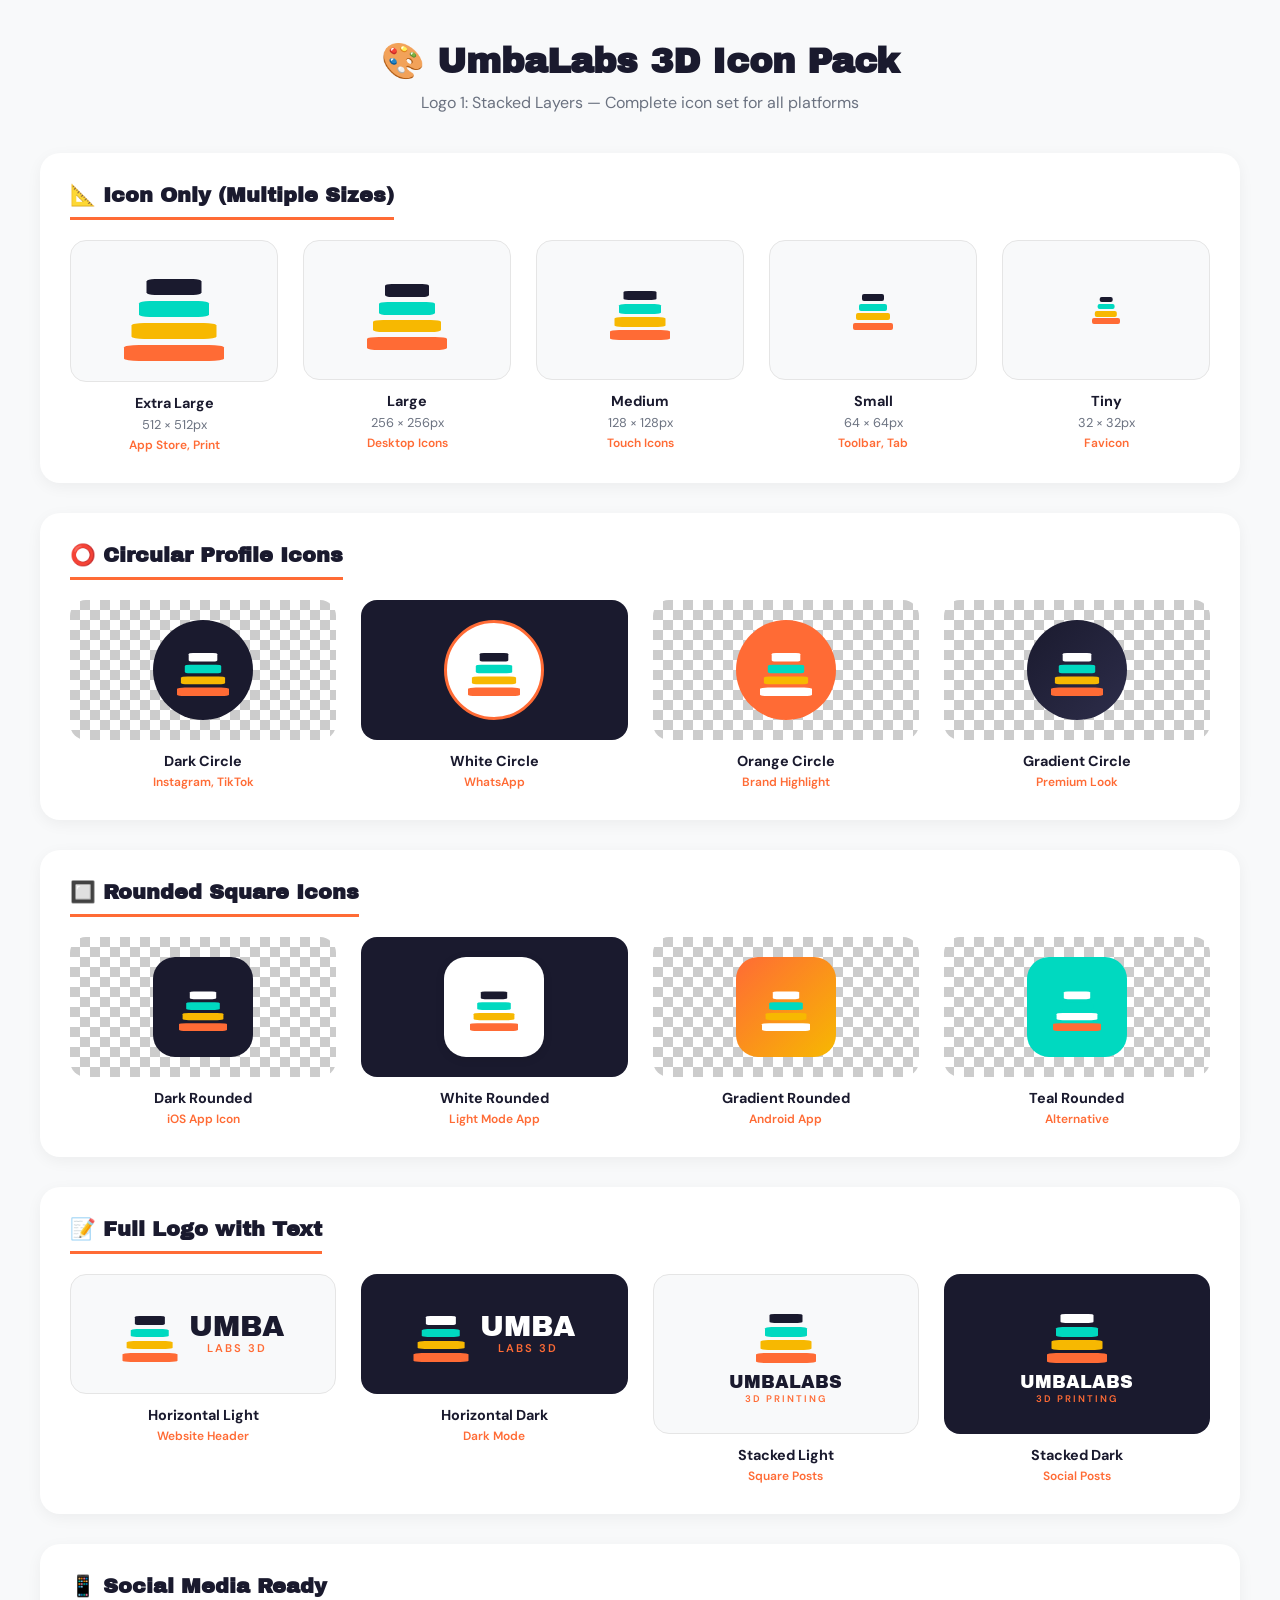
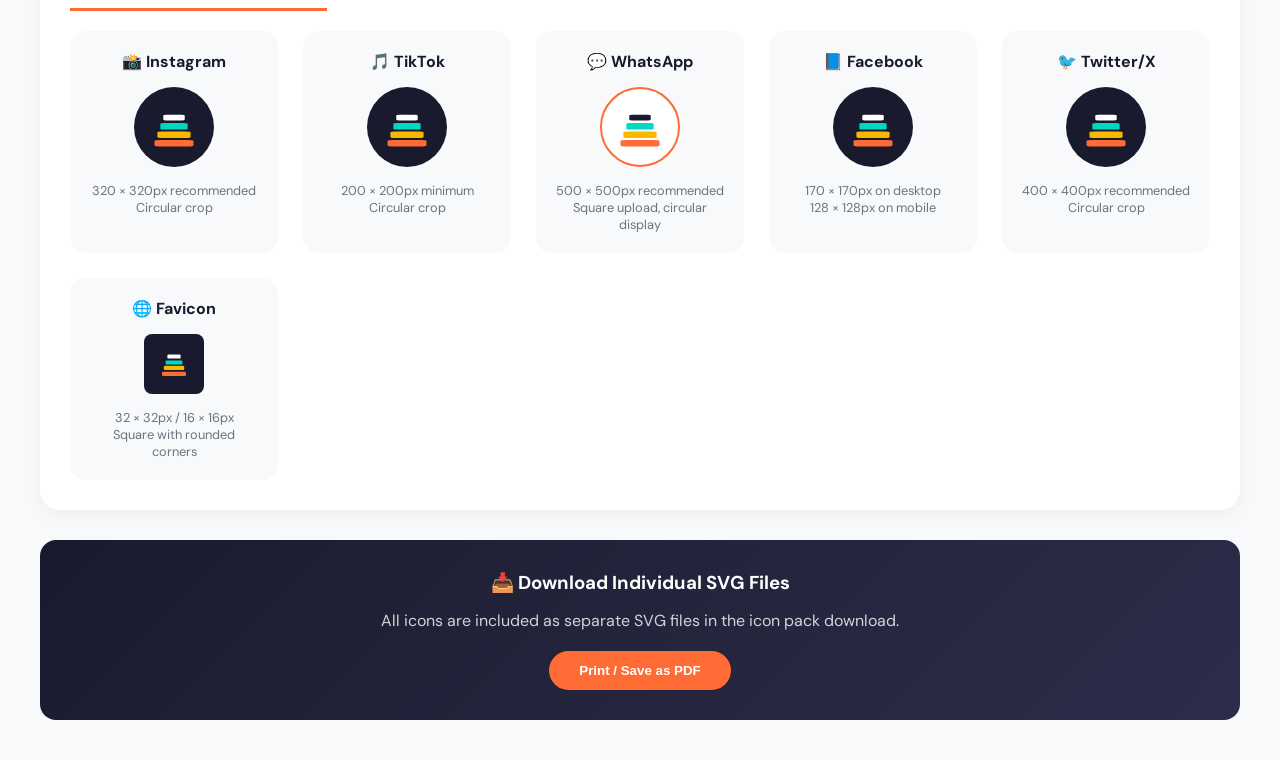
<file: icons/umbalabs3d_icon_pack.html>
<!DOCTYPE html>
<html lang="en">
<head>
    <meta charset="UTF-8">
    <meta name="viewport" content="width=device-width, initial-scale=1.0">
    <title>UmbaLabs 3D - Icon Pack (Logo 1: Stacked Layers)</title>
    <link href="https://fonts.googleapis.com/css2?family=Archivo+Black&family=DM+Sans:wght@400;500;600;700&display=swap" rel="stylesheet">
    <style>
        :root {
            --orange: #FF6B35;
            --dark: #1A1A2E;
            --gold: #F7B801;
            --teal: #00D9C0;
            --white: #FFFFFF;
            --light: #F8F9FA;
            --gray: #6B7280;
        }

        * {
            margin: 0;
            padding: 0;
            box-sizing: border-box;
        }

        body {
            font-family: 'DM Sans', sans-serif;
            background: var(--light);
            padding: 40px 20px;
        }

        .container {
            max-width: 1200px;
            margin: 0 auto;
        }

        h1 {
            text-align: center;
            font-family: 'Archivo Black', sans-serif;
            font-size: 2.2rem;
            color: var(--dark);
            margin-bottom: 10px;
        }

        .subtitle {
            text-align: center;
            color: var(--gray);
            margin-bottom: 40px;
        }

        .section {
            background: var(--white);
            border-radius: 20px;
            padding: 30px;
            margin-bottom: 30px;
            box-shadow: 0 4px 15px rgba(0,0,0,0.05);
        }

        .section-title {
            font-family: 'Archivo Black', sans-serif;
            font-size: 1.3rem;
            color: var(--dark);
            margin-bottom: 20px;
            padding-bottom: 10px;
            border-bottom: 3px solid var(--orange);
            display: inline-block;
        }

        .icon-grid {
            display: grid;
            grid-template-columns: repeat(auto-fit, minmax(180px, 1fr));
            gap: 25px;
        }

        .icon-card {
            text-align: center;
        }

        .icon-preview {
            border-radius: 16px;
            display: flex;
            align-items: center;
            justify-content: center;
            margin-bottom: 12px;
            padding: 20px;
            min-height: 140px;
        }

        .icon-preview.light { background: var(--light); border: 1px solid #e5e5e5; }
        .icon-preview.dark { background: var(--dark); }
        .icon-preview.orange { background: var(--orange); }
        .icon-preview.gradient { background: linear-gradient(135deg, var(--orange), var(--gold)); }
        .icon-preview.teal { background: var(--teal); }
        .icon-preview.checkerboard {
            background-image: 
                linear-gradient(45deg, #ccc 25%, transparent 25%), 
                linear-gradient(-45deg, #ccc 25%, transparent 25%), 
                linear-gradient(45deg, transparent 75%, #ccc 75%), 
                linear-gradient(-45deg, transparent 75%, #ccc 75%);
            background-size: 20px 20px;
            background-position: 0 0, 0 10px, 10px -10px, -10px 0px;
        }

        .icon-name {
            font-weight: 700;
            color: var(--dark);
            font-size: 0.9rem;
            margin-bottom: 4px;
        }

        .icon-size {
            color: var(--gray);
            font-size: 0.8rem;
        }

        .icon-use {
            color: var(--orange);
            font-size: 0.75rem;
            font-weight: 600;
            margin-top: 4px;
        }

        /* Icon Styles */
        .layers-icon {
            position: relative;
        }

        .layers-icon .layer {
            position: absolute;
            border-radius: 15%;
            left: 50%;
            transform: translateX(-50%);
        }

        /* Size variations */
        .icon-512 { width: 100px; height: 100px; }
        .icon-512 .layer { height: 16%; }
        .icon-512 .l1 { bottom: 0; width: 100%; background: var(--orange); }
        .icon-512 .l2 { bottom: 22%; width: 85%; background: var(--gold); }
        .icon-512 .l3 { bottom: 44%; width: 70%; background: var(--teal); }
        .icon-512 .l4 { bottom: 66%; width: 55%; background: var(--dark); }

        .icon-256 { width: 80px; height: 80px; }
        .icon-256 .layer { height: 16%; }
        .icon-256 .l1 { bottom: 0; width: 100%; background: var(--orange); }
        .icon-256 .l2 { bottom: 22%; width: 85%; background: var(--gold); }
        .icon-256 .l3 { bottom: 44%; width: 70%; background: var(--teal); }
        .icon-256 .l4 { bottom: 66%; width: 55%; background: var(--dark); }

        .icon-128 { width: 60px; height: 60px; }
        .icon-128 .layer { height: 16%; }
        .icon-128 .l1 { bottom: 0; width: 100%; background: var(--orange); }
        .icon-128 .l2 { bottom: 22%; width: 85%; background: var(--gold); }
        .icon-128 .l3 { bottom: 44%; width: 70%; background: var(--teal); }
        .icon-128 .l4 { bottom: 66%; width: 55%; background: var(--dark); }

        .icon-64 { width: 40px; height: 40px; }
        .icon-64 .layer { height: 18%; border-radius: 2px; }
        .icon-64 .l1 { bottom: 0; width: 100%; background: var(--orange); }
        .icon-64 .l2 { bottom: 24%; width: 85%; background: var(--gold); }
        .icon-64 .l3 { bottom: 48%; width: 70%; background: var(--teal); }
        .icon-64 .l4 { bottom: 72%; width: 55%; background: var(--dark); }

        .icon-32 { width: 28px; height: 28px; }
        .icon-32 .layer { height: 20%; border-radius: 2px; }
        .icon-32 .l1 { bottom: 0; width: 100%; background: var(--orange); }
        .icon-32 .l2 { bottom: 26%; width: 80%; background: var(--gold); }
        .icon-32 .l3 { bottom: 52%; width: 60%; background: var(--teal); }
        .icon-32 .l4 { bottom: 78%; width: 45%; background: var(--dark); }

        /* White layers for dark backgrounds */
        .white-top .l4 { background: var(--white) !important; }

        /* Circular icons */
        .circle-icon {
            border-radius: 50%;
            display: flex;
            align-items: center;
            justify-content: center;
        }

        .circle-icon.size-lg { width: 100px; height: 100px; }
        .circle-icon.size-md { width: 80px; height: 80px; }
        .circle-icon.size-sm { width: 60px; height: 60px; }

        .circle-icon .layers-icon {
            transform: scale(0.65);
        }

        .circle-icon.bg-dark { background: var(--dark); }
        .circle-icon.bg-orange { background: var(--orange); }
        .circle-icon.bg-white { background: var(--white); border: 3px solid var(--orange); }
        .circle-icon.bg-gradient { background: linear-gradient(135deg, var(--dark), #2d2d4a); }

        /* Rounded square icons */
        .rounded-icon {
            border-radius: 22%;
            display: flex;
            align-items: center;
            justify-content: center;
        }

        .rounded-icon.size-lg { width: 100px; height: 100px; }
        .rounded-icon.size-md { width: 80px; height: 80px; }
        .rounded-icon.size-sm { width: 60px; height: 60px; }

        .rounded-icon .layers-icon {
            transform: scale(0.6);
        }

        .rounded-icon.bg-dark { background: var(--dark); }
        .rounded-icon.bg-orange { background: var(--orange); }
        .rounded-icon.bg-white { background: var(--white); box-shadow: 0 2px 10px rgba(0,0,0,0.1); }
        .rounded-icon.bg-gradient { background: linear-gradient(135deg, var(--orange), var(--gold)); }
        .rounded-icon.bg-teal { background: var(--teal); }

        /* Full logo with text */
        .full-logo {
            display: flex;
            align-items: center;
            gap: 12px;
        }

        .full-logo .layers-icon {
            width: 55px;
            height: 55px;
        }

        .full-logo .layers-icon .layer {
            height: 16%;
        }

        .full-logo .layers-icon .l1 { bottom: 0; width: 100%; background: var(--orange); }
        .full-logo .layers-icon .l2 { bottom: 22%; width: 85%; background: var(--gold); }
        .full-logo .layers-icon .l3 { bottom: 44%; width: 70%; background: var(--teal); }
        .full-logo .layers-icon .l4 { bottom: 66%; width: 55%; background: var(--dark); }

        .full-logo .text .main {
            font-family: 'Archivo Black', sans-serif;
            font-size: 1.8rem;
            line-height: 1;
            color: var(--dark);
        }

        .full-logo .text .sub {
            font-size: 0.7rem;
            font-weight: 600;
            letter-spacing: 2px;
            color: var(--orange);
        }

        .full-logo.white-text .text .main { color: var(--white); }
        .full-logo.white-text .layers-icon .l4 { background: var(--white); }

        /* Stacked logo */
        .stacked-logo {
            display: flex;
            flex-direction: column;
            align-items: center;
            gap: 10px;
        }

        .stacked-logo .layers-icon {
            width: 60px;
            height: 60px;
        }

        .stacked-logo .layers-icon .layer { height: 16%; }
        .stacked-logo .layers-icon .l1 { bottom: 0; width: 100%; background: var(--orange); }
        .stacked-logo .layers-icon .l2 { bottom: 22%; width: 85%; background: var(--gold); }
        .stacked-logo .layers-icon .l3 { bottom: 44%; width: 70%; background: var(--teal); }
        .stacked-logo .layers-icon .l4 { bottom: 66%; width: 55%; background: var(--dark); }

        .stacked-logo .text {
            text-align: center;
        }

        .stacked-logo .text .main {
            font-family: 'Archivo Black', sans-serif;
            font-size: 1.1rem;
            color: var(--dark);
        }

        .stacked-logo .text .sub {
            font-size: 0.6rem;
            font-weight: 600;
            letter-spacing: 2px;
            color: var(--orange);
        }

        .stacked-logo.white-text .text .main { color: var(--white); }
        .stacked-logo.white-text .layers-icon .l4 { background: var(--white); }

        /* Social media specific */
        .social-grid {
            display: grid;
            grid-template-columns: repeat(auto-fit, minmax(200px, 1fr));
            gap: 25px;
        }

        .social-card {
            background: var(--light);
            border-radius: 16px;
            padding: 20px;
            text-align: center;
        }

        .social-card .platform {
            font-weight: 700;
            color: var(--dark);
            margin-bottom: 15px;
            font-size: 1rem;
        }

        .social-card .preview-container {
            display: flex;
            justify-content: center;
            margin-bottom: 15px;
        }

        .social-card .specs {
            font-size: 0.8rem;
            color: var(--gray);
        }

        /* Download info */
        .download-info {
            background: linear-gradient(135deg, var(--dark), #2d2d4a);
            color: var(--white);
            padding: 30px;
            border-radius: 16px;
            text-align: center;
            margin-top: 30px;
        }

        .download-info h3 {
            margin-bottom: 15px;
        }

        .download-info p {
            opacity: 0.8;
            margin-bottom: 20px;
        }

        .download-btn {
            display: inline-block;
            padding: 12px 30px;
            background: var(--orange);
            color: var(--white);
            border: none;
            border-radius: 25px;
            font-weight: 700;
            cursor: pointer;
            text-decoration: none;
        }

        @media (max-width: 768px) {
            h1 { font-size: 1.6rem; }
            .icon-grid { grid-template-columns: repeat(2, 1fr); }
        }
    </style>
</head>
<body>
    <div class="container">
        <h1>🎨 UmbaLabs 3D Icon Pack</h1>
        <p class="subtitle">Logo 1: Stacked Layers — Complete icon set for all platforms</p>

        <!-- Icon Only - Different Sizes -->
        <div class="section">
            <h2 class="section-title">📐 Icon Only (Multiple Sizes)</h2>
            <div class="icon-grid">
                <div class="icon-card">
                    <div class="icon-preview light">
                        <div class="layers-icon icon-512">
                            <div class="layer l4"></div>
                            <div class="layer l3"></div>
                            <div class="layer l2"></div>
                            <div class="layer l1"></div>
                        </div>
                    </div>
                    <div class="icon-name">Extra Large</div>
                    <div class="icon-size">512 × 512px</div>
                    <div class="icon-use">App Store, Print</div>
                </div>

                <div class="icon-card">
                    <div class="icon-preview light">
                        <div class="layers-icon icon-256">
                            <div class="layer l4"></div>
                            <div class="layer l3"></div>
                            <div class="layer l2"></div>
                            <div class="layer l1"></div>
                        </div>
                    </div>
                    <div class="icon-name">Large</div>
                    <div class="icon-size">256 × 256px</div>
                    <div class="icon-use">Desktop Icons</div>
                </div>

                <div class="icon-card">
                    <div class="icon-preview light">
                        <div class="layers-icon icon-128">
                            <div class="layer l4"></div>
                            <div class="layer l3"></div>
                            <div class="layer l2"></div>
                            <div class="layer l1"></div>
                        </div>
                    </div>
                    <div class="icon-name">Medium</div>
                    <div class="icon-size">128 × 128px</div>
                    <div class="icon-use">Touch Icons</div>
                </div>

                <div class="icon-card">
                    <div class="icon-preview light">
                        <div class="layers-icon icon-64">
                            <div class="layer l4"></div>
                            <div class="layer l3"></div>
                            <div class="layer l2"></div>
                            <div class="layer l1"></div>
                        </div>
                    </div>
                    <div class="icon-name">Small</div>
                    <div class="icon-size">64 × 64px</div>
                    <div class="icon-use">Toolbar, Tab</div>
                </div>

                <div class="icon-card">
                    <div class="icon-preview light">
                        <div class="layers-icon icon-32">
                            <div class="layer l4"></div>
                            <div class="layer l3"></div>
                            <div class="layer l2"></div>
                            <div class="layer l1"></div>
                        </div>
                    </div>
                    <div class="icon-name">Tiny</div>
                    <div class="icon-size">32 × 32px</div>
                    <div class="icon-use">Favicon</div>
                </div>
            </div>
        </div>

        <!-- Circular Icons -->
        <div class="section">
            <h2 class="section-title">⭕ Circular Profile Icons</h2>
            <div class="icon-grid">
                <div class="icon-card">
                    <div class="icon-preview checkerboard">
                        <div class="circle-icon size-lg bg-dark">
                            <div class="layers-icon icon-256 white-top">
                                <div class="layer l4"></div>
                                <div class="layer l3"></div>
                                <div class="layer l2"></div>
                                <div class="layer l1"></div>
                            </div>
                        </div>
                    </div>
                    <div class="icon-name">Dark Circle</div>
                    <div class="icon-use">Instagram, TikTok</div>
                </div>

                <div class="icon-card">
                    <div class="icon-preview dark">
                        <div class="circle-icon size-lg bg-white">
                            <div class="layers-icon icon-256">
                                <div class="layer l4"></div>
                                <div class="layer l3"></div>
                                <div class="layer l2"></div>
                                <div class="layer l1"></div>
                            </div>
                        </div>
                    </div>
                    <div class="icon-name">White Circle</div>
                    <div class="icon-use">WhatsApp</div>
                </div>

                <div class="icon-card">
                    <div class="icon-preview checkerboard">
                        <div class="circle-icon size-lg bg-orange">
                            <div class="layers-icon icon-256 white-top">
                                <div class="layer l4"></div>
                                <div class="layer l3"></div>
                                <div class="layer l2"></div>
                                <div class="layer l1" style="background: white;"></div>
                            </div>
                        </div>
                    </div>
                    <div class="icon-name">Orange Circle</div>
                    <div class="icon-use">Brand Highlight</div>
                </div>

                <div class="icon-card">
                    <div class="icon-preview checkerboard">
                        <div class="circle-icon size-lg bg-gradient">
                            <div class="layers-icon icon-256 white-top">
                                <div class="layer l4"></div>
                                <div class="layer l3"></div>
                                <div class="layer l2"></div>
                                <div class="layer l1"></div>
                            </div>
                        </div>
                    </div>
                    <div class="icon-name">Gradient Circle</div>
                    <div class="icon-use">Premium Look</div>
                </div>
            </div>
        </div>

        <!-- Rounded Square Icons -->
        <div class="section">
            <h2 class="section-title">🔲 Rounded Square Icons</h2>
            <div class="icon-grid">
                <div class="icon-card">
                    <div class="icon-preview checkerboard">
                        <div class="rounded-icon size-lg bg-dark">
                            <div class="layers-icon icon-256 white-top">
                                <div class="layer l4"></div>
                                <div class="layer l3"></div>
                                <div class="layer l2"></div>
                                <div class="layer l1"></div>
                            </div>
                        </div>
                    </div>
                    <div class="icon-name">Dark Rounded</div>
                    <div class="icon-use">iOS App Icon</div>
                </div>

                <div class="icon-card">
                    <div class="icon-preview dark">
                        <div class="rounded-icon size-lg bg-white">
                            <div class="layers-icon icon-256">
                                <div class="layer l4"></div>
                                <div class="layer l3"></div>
                                <div class="layer l2"></div>
                                <div class="layer l1"></div>
                            </div>
                        </div>
                    </div>
                    <div class="icon-name">White Rounded</div>
                    <div class="icon-use">Light Mode App</div>
                </div>

                <div class="icon-card">
                    <div class="icon-preview checkerboard">
                        <div class="rounded-icon size-lg bg-gradient">
                            <div class="layers-icon icon-256 white-top">
                                <div class="layer l4"></div>
                                <div class="layer l3"></div>
                                <div class="layer l2"></div>
                                <div class="layer l1" style="background: white;"></div>
                            </div>
                        </div>
                    </div>
                    <div class="icon-name">Gradient Rounded</div>
                    <div class="icon-use">Android App</div>
                </div>

                <div class="icon-card">
                    <div class="icon-preview checkerboard">
                        <div class="rounded-icon size-lg bg-teal">
                            <div class="layers-icon icon-256 white-top">
                                <div class="layer l4"></div>
                                <div class="layer l3"></div>
                                <div class="layer l2" style="background: white;"></div>
                                <div class="layer l1"></div>
                            </div>
                        </div>
                    </div>
                    <div class="icon-name">Teal Rounded</div>
                    <div class="icon-use">Alternative</div>
                </div>
            </div>
        </div>

        <!-- Full Logo Variations -->
        <div class="section">
            <h2 class="section-title">📝 Full Logo with Text</h2>
            <div class="icon-grid">
                <div class="icon-card">
                    <div class="icon-preview light" style="min-height: 120px;">
                        <div class="full-logo">
                            <div class="layers-icon">
                                <div class="layer l4"></div>
                                <div class="layer l3"></div>
                                <div class="layer l2"></div>
                                <div class="layer l1"></div>
                            </div>
                            <div class="text">
                                <div class="main">UMBA</div>
                                <div class="sub">LABS 3D</div>
                            </div>
                        </div>
                    </div>
                    <div class="icon-name">Horizontal Light</div>
                    <div class="icon-use">Website Header</div>
                </div>

                <div class="icon-card">
                    <div class="icon-preview dark" style="min-height: 120px;">
                        <div class="full-logo white-text">
                            <div class="layers-icon">
                                <div class="layer l4"></div>
                                <div class="layer l3"></div>
                                <div class="layer l2"></div>
                                <div class="layer l1"></div>
                            </div>
                            <div class="text">
                                <div class="main">UMBA</div>
                                <div class="sub">LABS 3D</div>
                            </div>
                        </div>
                    </div>
                    <div class="icon-name">Horizontal Dark</div>
                    <div class="icon-use">Dark Mode</div>
                </div>

                <div class="icon-card">
                    <div class="icon-preview light" style="min-height: 160px;">
                        <div class="stacked-logo">
                            <div class="layers-icon">
                                <div class="layer l4"></div>
                                <div class="layer l3"></div>
                                <div class="layer l2"></div>
                                <div class="layer l1"></div>
                            </div>
                            <div class="text">
                                <div class="main">UMBALABS</div>
                                <div class="sub">3D PRINTING</div>
                            </div>
                        </div>
                    </div>
                    <div class="icon-name">Stacked Light</div>
                    <div class="icon-use">Square Posts</div>
                </div>

                <div class="icon-card">
                    <div class="icon-preview dark" style="min-height: 160px;">
                        <div class="stacked-logo white-text">
                            <div class="layers-icon">
                                <div class="layer l4"></div>
                                <div class="layer l3"></div>
                                <div class="layer l2"></div>
                                <div class="layer l1"></div>
                            </div>
                            <div class="text">
                                <div class="main">UMBALABS</div>
                                <div class="sub">3D PRINTING</div>
                            </div>
                        </div>
                    </div>
                    <div class="icon-name">Stacked Dark</div>
                    <div class="icon-use">Social Posts</div>
                </div>
            </div>
        </div>

        <!-- Social Media Specific -->
        <div class="section">
            <h2 class="section-title">📱 Social Media Ready</h2>
            <div class="social-grid">
                <div class="social-card">
                    <div class="platform">📸 Instagram</div>
                    <div class="preview-container">
                        <div class="circle-icon size-md bg-dark">
                            <div class="layers-icon icon-128 white-top">
                                <div class="layer l4"></div>
                                <div class="layer l3"></div>
                                <div class="layer l2"></div>
                                <div class="layer l1"></div>
                            </div>
                        </div>
                    </div>
                    <div class="specs">320 × 320px recommended<br>Circular crop</div>
                </div>

                <div class="social-card">
                    <div class="platform">🎵 TikTok</div>
                    <div class="preview-container">
                        <div class="circle-icon size-md bg-dark">
                            <div class="layers-icon icon-128 white-top">
                                <div class="layer l4"></div>
                                <div class="layer l3"></div>
                                <div class="layer l2"></div>
                                <div class="layer l1"></div>
                            </div>
                        </div>
                    </div>
                    <div class="specs">200 × 200px minimum<br>Circular crop</div>
                </div>

                <div class="social-card">
                    <div class="platform">💬 WhatsApp</div>
                    <div class="preview-container">
                        <div class="circle-icon size-md bg-white" style="border: 2px solid var(--orange);">
                            <div class="layers-icon icon-128">
                                <div class="layer l4"></div>
                                <div class="layer l3"></div>
                                <div class="layer l2"></div>
                                <div class="layer l1"></div>
                            </div>
                        </div>
                    </div>
                    <div class="specs">500 × 500px recommended<br>Square upload, circular display</div>
                </div>

                <div class="social-card">
                    <div class="platform">📘 Facebook</div>
                    <div class="preview-container">
                        <div class="circle-icon size-md bg-dark">
                            <div class="layers-icon icon-128 white-top">
                                <div class="layer l4"></div>
                                <div class="layer l3"></div>
                                <div class="layer l2"></div>
                                <div class="layer l1"></div>
                            </div>
                        </div>
                    </div>
                    <div class="specs">170 × 170px on desktop<br>128 × 128px on mobile</div>
                </div>

                <div class="social-card">
                    <div class="platform">🐦 Twitter/X</div>
                    <div class="preview-container">
                        <div class="circle-icon size-md bg-dark">
                            <div class="layers-icon icon-128 white-top">
                                <div class="layer l4"></div>
                                <div class="layer l3"></div>
                                <div class="layer l2"></div>
                                <div class="layer l1"></div>
                            </div>
                        </div>
                    </div>
                    <div class="specs">400 × 400px recommended<br>Circular crop</div>
                </div>

                <div class="social-card">
                    <div class="platform">🌐 Favicon</div>
                    <div class="preview-container">
                        <div class="rounded-icon size-sm bg-dark" style="border-radius: 8px;">
                            <div class="layers-icon icon-64 white-top">
                                <div class="layer l4"></div>
                                <div class="layer l3"></div>
                                <div class="layer l2"></div>
                                <div class="layer l1"></div>
                            </div>
                        </div>
                    </div>
                    <div class="specs">32 × 32px / 16 × 16px<br>Square with rounded corners</div>
                </div>
            </div>
        </div>

        <div class="download-info">
            <h3>📥 Download Individual SVG Files</h3>
            <p>All icons are included as separate SVG files in the icon pack download.</p>
            <button class="download-btn" onclick="window.print()">Print / Save as PDF</button>
        </div>
    </div>
</body>
</html>
</file>
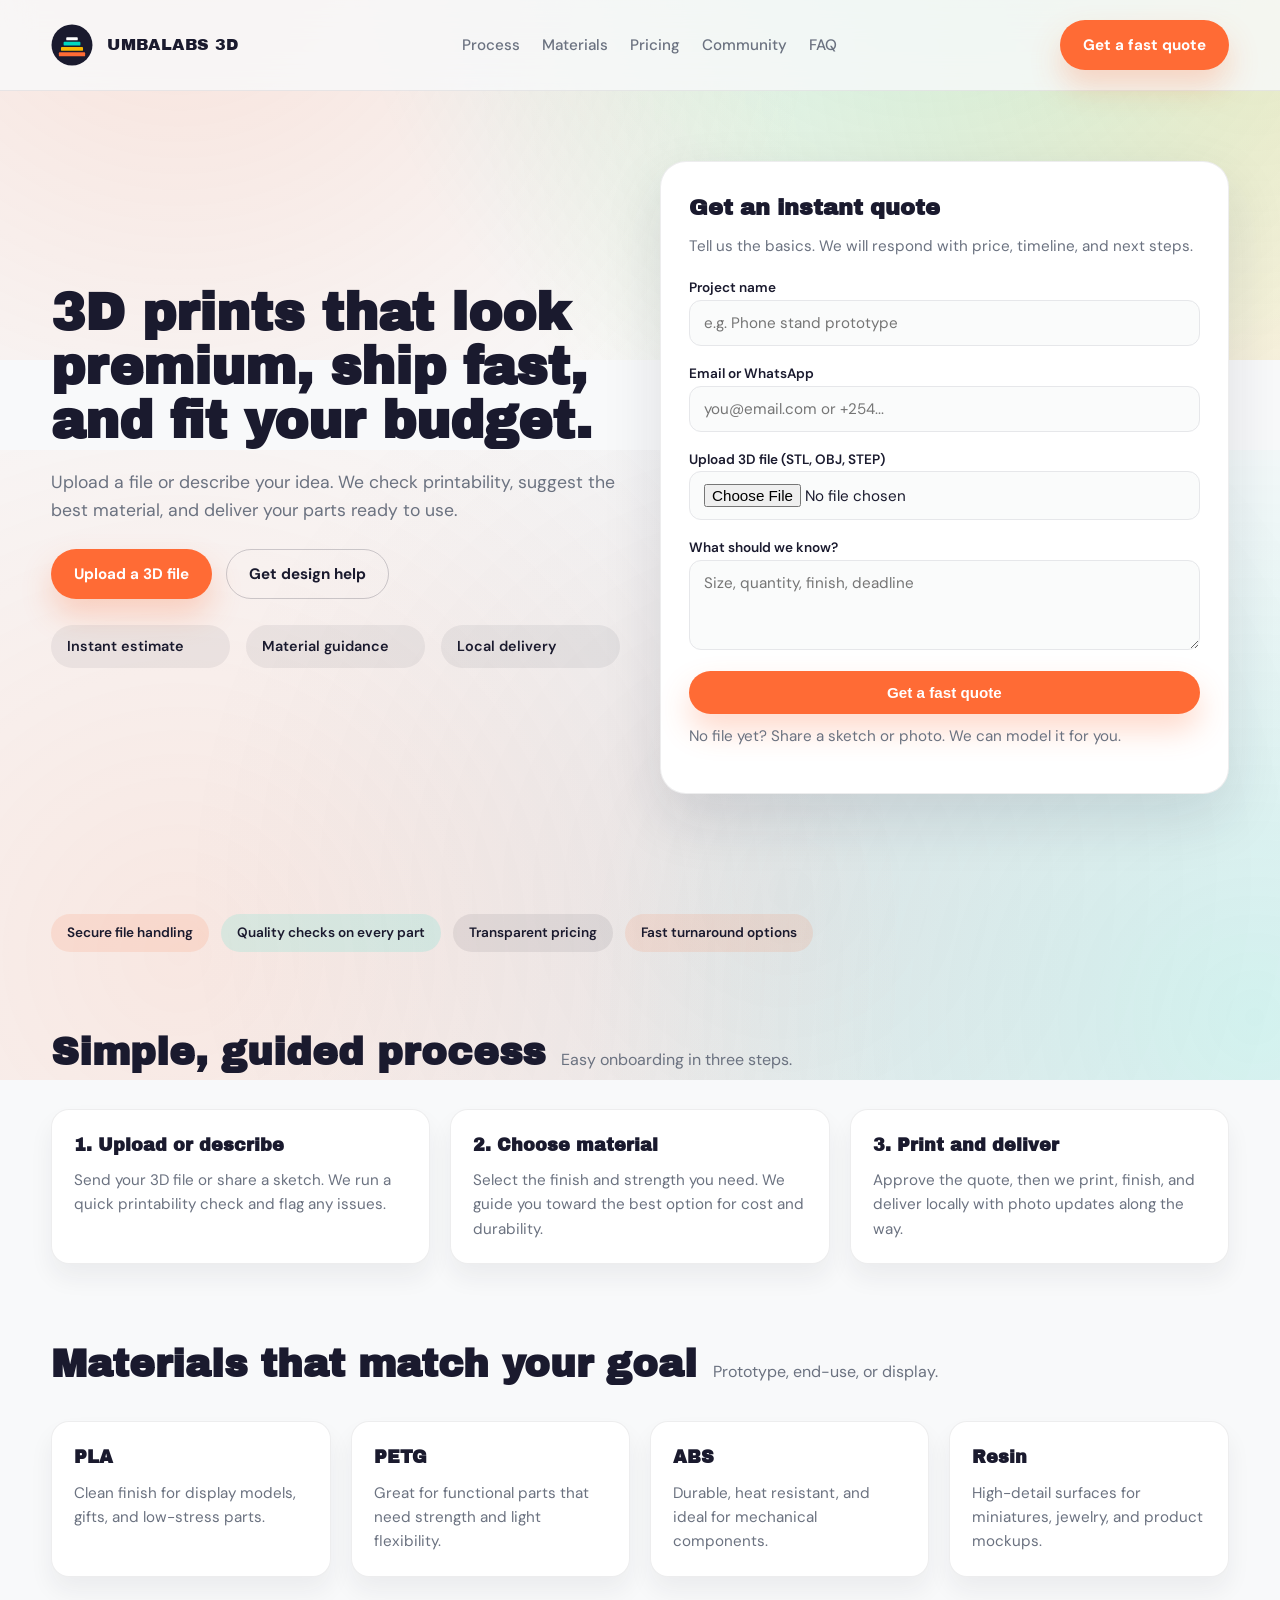
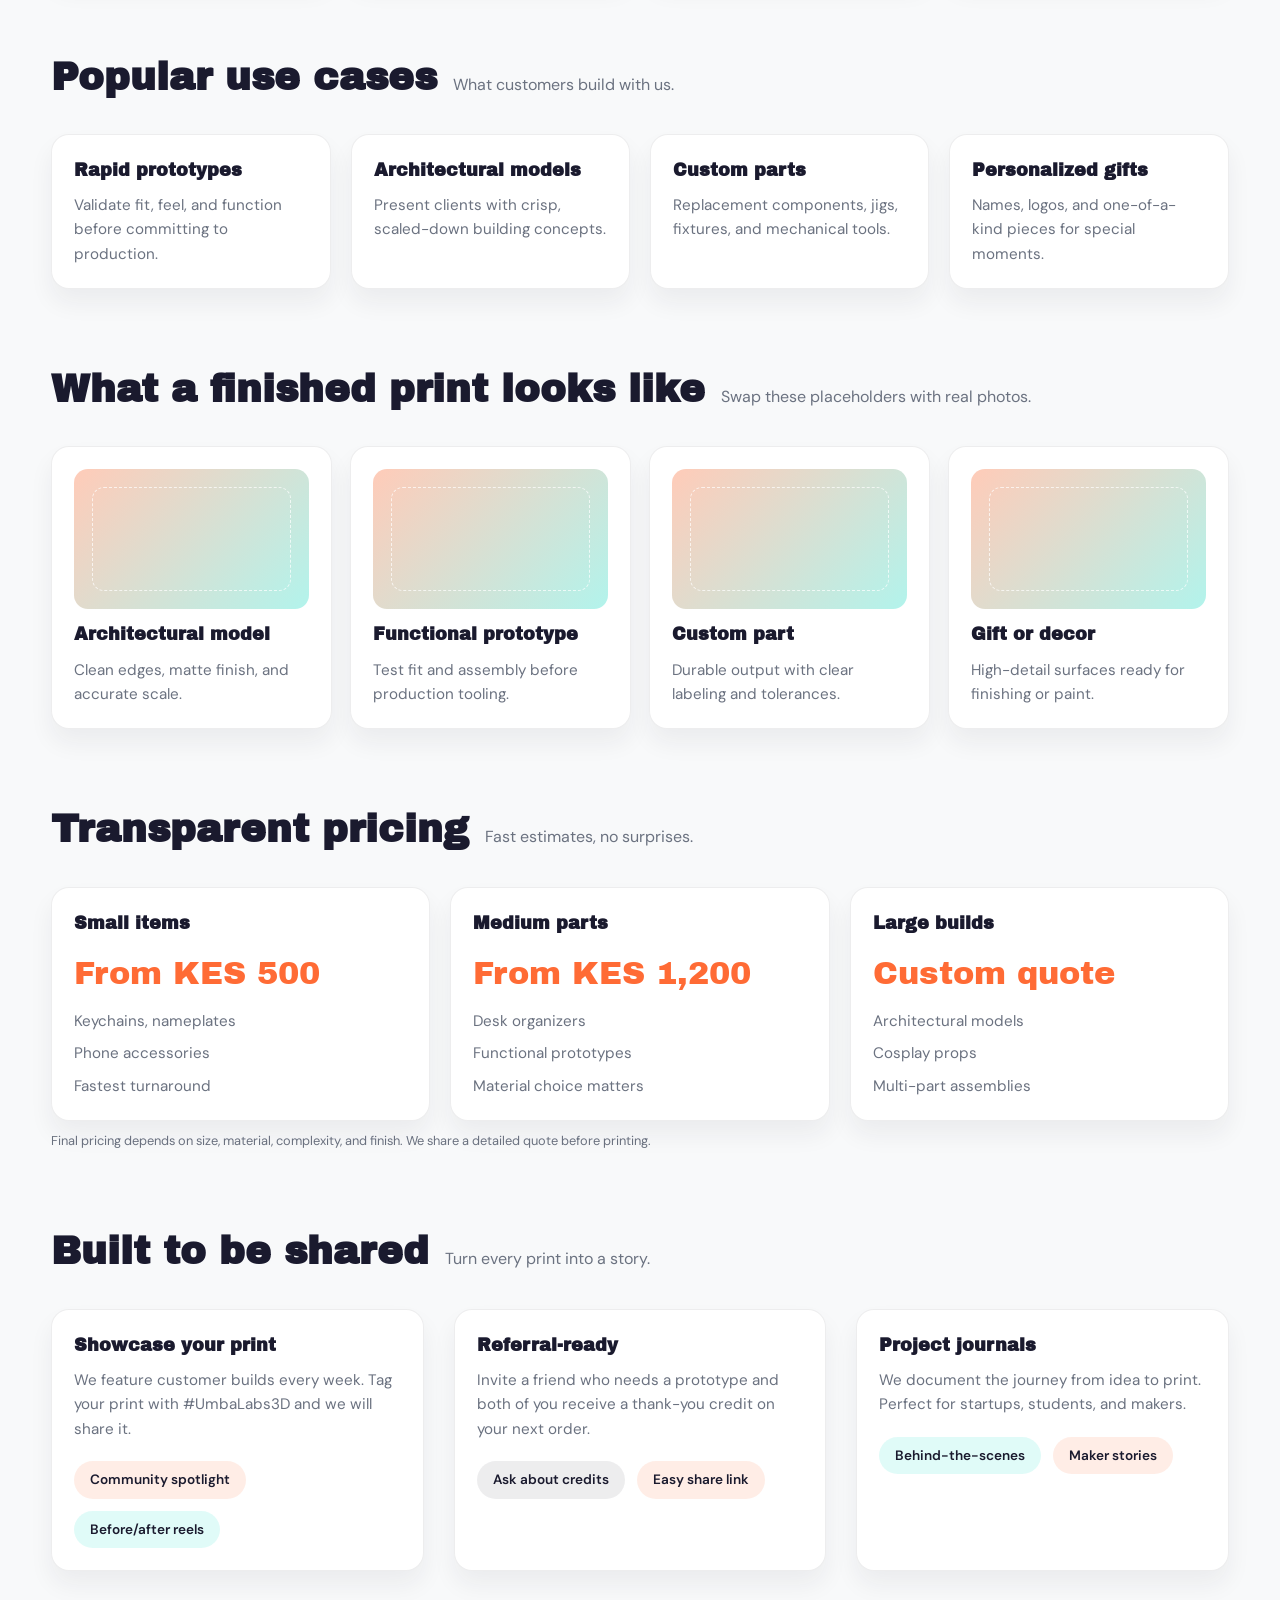
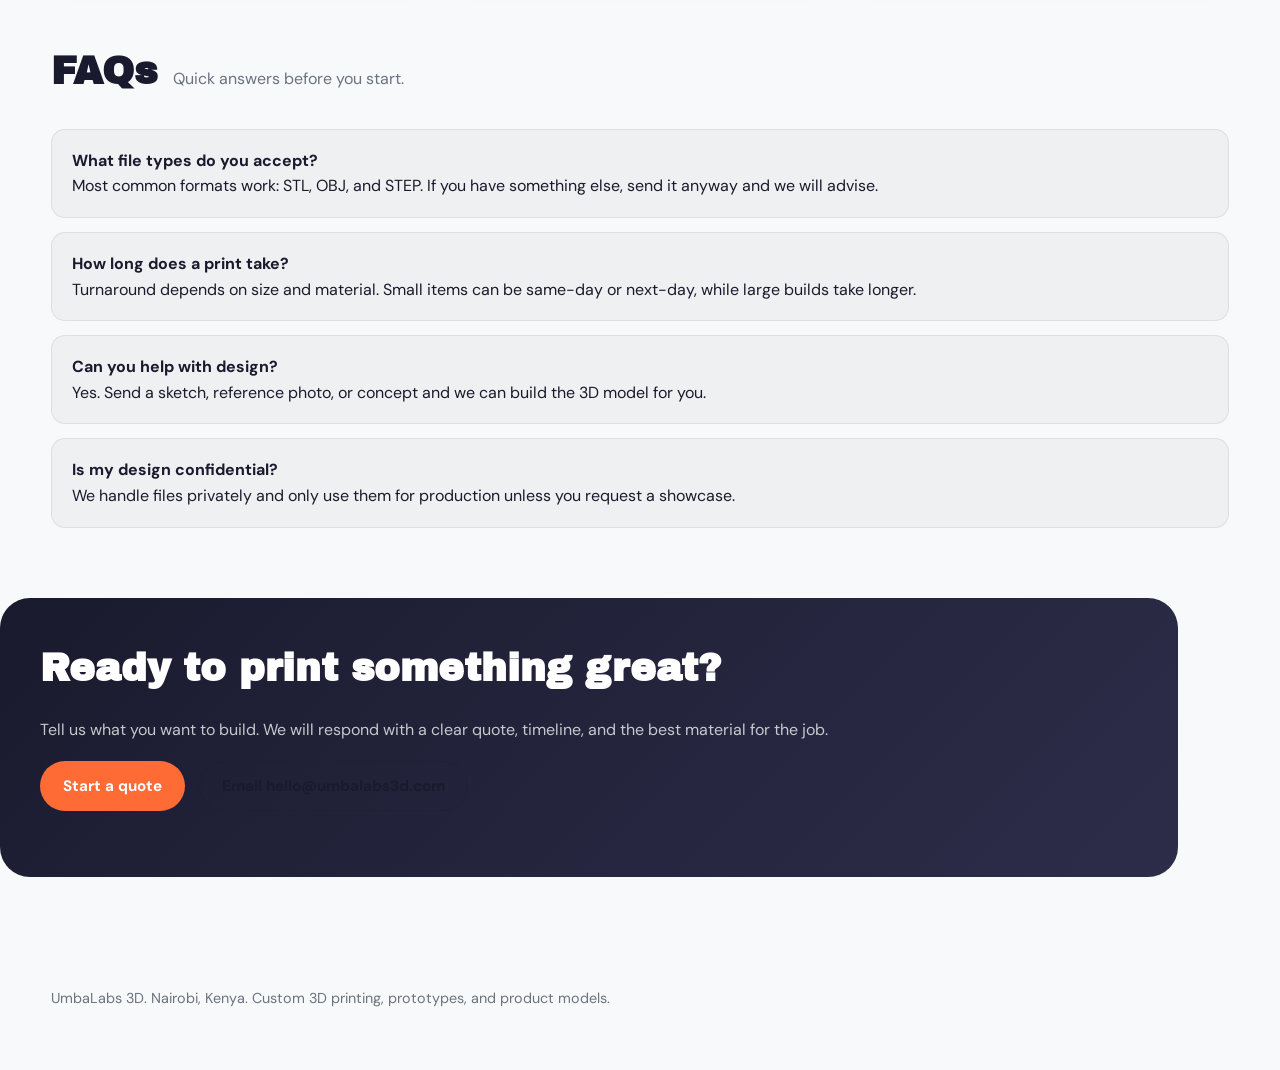
<file: website/umbalabs3d_printing_page.html>
<!doctype html>
<html lang="en">
<head>
  <meta charset="utf-8">
  <meta name="viewport" content="width=device-width, initial-scale=1">
  <title>UmbaLabs 3D | Custom 3D Printing</title>
  <link href="https://fonts.googleapis.com/css2?family=Archivo+Black&family=DM+Sans:wght@400;500;600;700&display=swap" rel="stylesheet">
  <style>
    :root {
      --primary-orange: #ff6b35;
      --primary-dark: #1a1a2e;
      --accent-gold: #f7b801;
      --accent-teal: #00d9c0;
      --light-bg: #f8f9fa;
      --white: #ffffff;
      --gray-600: #6b7280;
      --gray-200: #e6e7ea;
      --shadow-soft: 0 24px 60px rgba(26, 26, 46, 0.12);
    }

    * {
      box-sizing: border-box;
      margin: 0;
      padding: 0;
    }

    body {
      font-family: "DM Sans", sans-serif;
      background: var(--light-bg);
      color: var(--primary-dark);
      line-height: 1.6;
      overflow-x: hidden;
    }

    body::before,
    body::after {
      content: "";
      position: fixed;
      inset: -20% -10% auto;
      height: 60vh;
      background:
        radial-gradient(circle at 20% 20%, rgba(255, 107, 53, 0.16), transparent 50%),
        radial-gradient(circle at 70% 10%, rgba(0, 217, 192, 0.18), transparent 52%),
        radial-gradient(circle at 90% 40%, rgba(247, 184, 1, 0.2), transparent 55%);
      pointer-events: none;
      z-index: -2;
    }

    body::after {
      top: auto;
      bottom: -20%;
      height: 70vh;
      background:
        radial-gradient(circle at 20% 80%, rgba(255, 107, 53, 0.12), transparent 55%),
        radial-gradient(circle at 60% 70%, rgba(26, 26, 46, 0.08), transparent 60%),
        radial-gradient(circle at 90% 90%, rgba(0, 217, 192, 0.14), transparent 45%);
    }

    a {
      color: inherit;
      text-decoration: none;
    }

    img {
      max-width: 100%;
      display: block;
    }

    .container {
      width: min(1200px, 92vw);
      margin: 0 auto;
    }

    .site-header {
      position: sticky;
      top: 0;
      z-index: 20;
      backdrop-filter: blur(16px);
      background: rgba(248, 249, 250, 0.8);
      border-bottom: 1px solid rgba(26, 26, 46, 0.08);
    }

    .nav {
      display: flex;
      align-items: center;
      justify-content: space-between;
      padding: 20px 0;
      gap: 20px;
    }

    .brand {
      display: flex;
      align-items: center;
      gap: 14px;
      font-family: "Archivo Black", sans-serif;
      letter-spacing: 0.4px;
      text-transform: uppercase;
      font-size: 1rem;
    }

    .brand img {
      width: 42px;
      height: 42px;
    }

    .nav-links {
      display: flex;
      gap: 22px;
      font-weight: 500;
      color: var(--gray-600);
      font-size: 0.95rem;
      flex-wrap: wrap;
    }

    .nav-links a:hover {
      color: var(--primary-orange);
    }

    .btn {
      display: inline-flex;
      align-items: center;
      justify-content: center;
      padding: 12px 22px;
      border-radius: 999px;
      border: 1px solid transparent;
      font-weight: 700;
      font-size: 0.95rem;
      cursor: pointer;
      transition: transform 0.2s ease, box-shadow 0.2s ease, background 0.2s ease;
    }

    .btn-primary {
      background: var(--primary-orange);
      color: var(--white);
      box-shadow: 0 16px 30px rgba(255, 107, 53, 0.25);
    }

    .btn-primary:hover {
      transform: translateY(-2px);
      box-shadow: 0 22px 40px rgba(255, 107, 53, 0.3);
    }

    .btn-ghost {
      border-color: rgba(26, 26, 46, 0.2);
      color: var(--primary-dark);
      background: transparent;
    }

    .btn-ghost:hover {
      border-color: var(--primary-orange);
      color: var(--primary-orange);
    }

    .hero {
      padding: 70px 0 40px;
      display: grid;
      grid-template-columns: repeat(auto-fit, minmax(280px, 1fr));
      gap: 40px;
      align-items: center;
    }

    .hero h1 {
      font-family: "Archivo Black", sans-serif;
      font-size: clamp(2.6rem, 4vw, 3.6rem);
      line-height: 1.05;
      margin-bottom: 20px;
    }

    .hero p {
      font-size: 1.1rem;
      color: var(--gray-600);
      margin-bottom: 24px;
    }

    .hero-ctas {
      display: flex;
      flex-wrap: wrap;
      gap: 14px;
      margin-bottom: 26px;
    }

    .hero-highlights {
      display: grid;
      grid-template-columns: repeat(auto-fit, minmax(160px, 1fr));
      gap: 16px;
    }

    .pill {
      padding: 10px 16px;
      border-radius: 999px;
      background: rgba(26, 26, 46, 0.06);
      font-size: 0.9rem;
      font-weight: 600;
      color: var(--primary-dark);
    }

    .hero-card {
      background: var(--white);
      border-radius: 26px;
      padding: 28px;
      box-shadow: var(--shadow-soft);
      border: 1px solid rgba(26, 26, 46, 0.08);
    }

    .hero-card h3 {
      font-family: "Archivo Black", sans-serif;
      font-size: 1.4rem;
      margin-bottom: 8px;
    }

    .hero-card p {
      margin-bottom: 16px;
      font-size: 0.95rem;
    }

    .form-grid {
      display: grid;
      gap: 14px;
    }

    label {
      font-size: 0.85rem;
      font-weight: 600;
      color: var(--primary-dark);
    }

    input,
    select,
    textarea {
      width: 100%;
      padding: 12px 14px;
      border-radius: 12px;
      border: 1px solid var(--gray-200);
      font-family: inherit;
      font-size: 0.95rem;
      background: rgba(248, 249, 250, 0.7);
    }

    textarea {
      min-height: 90px;
      resize: vertical;
    }

    .fine-print {
      font-size: 0.8rem;
      color: var(--gray-600);
      margin-top: 10px;
    }

    .section {
      padding: 60px 0 10px;
    }

    .section-title {
      display: flex;
      align-items: baseline;
      gap: 16px;
      margin-bottom: 26px;
    }

    .section-title h2 {
      font-family: "Archivo Black", sans-serif;
      font-size: clamp(1.6rem, 3vw, 2.4rem);
    }

    .section-title span {
      color: var(--gray-600);
      font-size: 1rem;
    }

    .card-grid {
      display: grid;
      grid-template-columns: repeat(auto-fit, minmax(220px, 1fr));
      gap: 20px;
    }

    .card {
      background: var(--white);
      padding: 22px;
      border-radius: 18px;
      border: 1px solid rgba(26, 26, 46, 0.08);
      box-shadow: 0 14px 24px rgba(26, 26, 46, 0.06);
      transition: transform 0.2s ease, box-shadow 0.2s ease;
    }

    .card:hover {
      transform: translateY(-4px);
      box-shadow: 0 24px 40px rgba(26, 26, 46, 0.1);
    }

    .card h4 {
      font-family: "Archivo Black", sans-serif;
      margin-bottom: 8px;
      font-size: 1.1rem;
    }

    .card p {
      color: var(--gray-600);
      font-size: 0.95rem;
    }

    .badge-row {
      display: flex;
      flex-wrap: wrap;
      gap: 12px;
      margin-top: 20px;
    }

    .badge {
      background: rgba(255, 107, 53, 0.12);
      color: var(--primary-dark);
      padding: 8px 16px;
      border-radius: 999px;
      font-weight: 600;
      font-size: 0.85rem;
    }

    .badge.alt {
      background: rgba(0, 217, 192, 0.12);
    }

    .badge.dark {
      background: rgba(26, 26, 46, 0.08);
    }

    .split {
      display: grid;
      grid-template-columns: repeat(auto-fit, minmax(260px, 1fr));
      gap: 30px;
      align-items: stretch;
    }

    .gallery-grid {
      display: grid;
      grid-template-columns: repeat(auto-fit, minmax(220px, 1fr));
      gap: 18px;
    }

    .thumb {
      height: 140px;
      border-radius: 14px;
      background: linear-gradient(135deg, rgba(255, 107, 53, 0.35), rgba(0, 217, 192, 0.3));
      margin-bottom: 12px;
      position: relative;
      overflow: hidden;
    }

    .thumb::after {
      content: "";
      position: absolute;
      inset: 18px;
      border-radius: 12px;
      border: 1px dashed rgba(255, 255, 255, 0.7);
    }

    .pricing-grid {
      display: grid;
      grid-template-columns: repeat(auto-fit, minmax(240px, 1fr));
      gap: 20px;
    }

    .price {
      font-size: 2rem;
      font-family: "Archivo Black", sans-serif;
      color: var(--primary-orange);
      margin: 10px 0;
    }

    .list {
      display: grid;
      gap: 8px;
      color: var(--gray-600);
      font-size: 0.95rem;
    }

    .faq {
      display: grid;
      gap: 14px;
    }

    .faq-item {
      padding: 18px 20px;
      border-radius: 14px;
      background: rgba(26, 26, 46, 0.04);
      border: 1px solid rgba(26, 26, 46, 0.08);
    }

    .cta {
      margin: 60px 0 80px;
      padding: 40px;
      border-radius: 30px;
      background: linear-gradient(135deg, var(--primary-dark), #2d2d4a);
      color: var(--white);
      display: grid;
      gap: 18px;
    }

    .cta h2 {
      font-family: "Archivo Black", sans-serif;
      font-size: clamp(1.8rem, 3vw, 2.6rem);
    }

    .cta p {
      color: rgba(255, 255, 255, 0.75);
    }

    .cta .btn-primary {
      box-shadow: none;
    }

    footer {
      padding: 30px 0 60px;
      color: var(--gray-600);
      font-size: 0.9rem;
    }

    .reveal {
      animation: fadeUp 0.8s ease both;
    }

    @keyframes fadeUp {
      from {
        opacity: 0;
        transform: translateY(18px);
      }
      to {
        opacity: 1;
        transform: translateY(0);
      }
    }

    @media (max-width: 860px) {
      .nav {
        flex-direction: column;
        align-items: flex-start;
      }

      .nav-links {
        width: 100%;
        justify-content: flex-start;
      }
    }

    @media (max-width: 680px) {
      .hero {
        padding-top: 40px;
      }

      .hero-ctas {
        flex-direction: column;
        align-items: stretch;
      }

      .nav-links {
        gap: 12px;
        font-size: 0.85rem;
      }

      .cta {
        padding: 28px;
      }
    }
  </style>
</head>
<body>
  <header class="site-header">
    <div class="container nav">
      <a class="brand" href="#top">
        <img src="umbalabs3d_icon.svg" alt="UmbaLabs 3D logo">
        UmbaLabs 3D
      </a>
      <nav class="nav-links">
        <a href="#process">Process</a>
        <a href="#materials">Materials</a>
        <a href="#pricing">Pricing</a>
        <a href="#community">Community</a>
        <a href="#faq">FAQ</a>
      </nav>
      <a class="btn btn-primary" href="#quote">Get a fast quote</a>
    </div>
  </header>

  <main id="top">
    <section class="container hero">
      <div class="reveal" style="animation-delay: 0.05s;">
        <h1>3D prints that look premium, ship fast, and fit your budget.</h1>
        <p>Upload a file or describe your idea. We check printability, suggest the best material, and deliver your parts ready to use.</p>
        <div class="hero-ctas">
          <a class="btn btn-primary" href="#quote">Upload a 3D file</a>
          <a class="btn btn-ghost" href="#contact">Get design help</a>
        </div>
        <div class="hero-highlights">
          <div class="pill">Instant estimate</div>
          <div class="pill">Material guidance</div>
          <div class="pill">Local delivery</div>
        </div>
      </div>
      <div class="hero-card reveal" style="animation-delay: 0.15s;" id="quote">
        <h3>Get an instant quote</h3>
        <p>Tell us the basics. We will respond with price, timeline, and next steps.</p>
        <form class="form-grid">
          <div>
            <label for="project">Project name</label>
            <input id="project" name="project" placeholder="e.g. Phone stand prototype" required>
          </div>
          <div>
            <label for="contact">Email or WhatsApp</label>
            <input id="contact" name="contact" placeholder="you@email.com or +254..." required>
          </div>
          <div>
            <label for="file">Upload 3D file (STL, OBJ, STEP)</label>
            <input id="file" type="file" name="file">
          </div>
          <div>
            <label for="details">What should we know?</label>
            <textarea id="details" name="details" placeholder="Size, quantity, finish, deadline"></textarea>
          </div>
          <button class="btn btn-primary" type="submit">Get a fast quote</button>
        </form>
        <p class="fine-print">No file yet? Share a sketch or photo. We can model it for you.</p>
      </div>
    </section>

    <section class="container section">
      <div class="badge-row reveal" style="animation-delay: 0.05s;">
        <span class="badge">Secure file handling</span>
        <span class="badge alt">Quality checks on every part</span>
        <span class="badge dark">Transparent pricing</span>
        <span class="badge">Fast turnaround options</span>
      </div>
    </section>

    <section class="container section" id="process">
      <div class="section-title">
        <h2>Simple, guided process</h2>
        <span>Easy onboarding in three steps.</span>
      </div>
      <div class="card-grid">
        <div class="card reveal" style="animation-delay: 0.05s;">
          <h4>1. Upload or describe</h4>
          <p>Send your 3D file or share a sketch. We run a quick printability check and flag any issues.</p>
        </div>
        <div class="card reveal" style="animation-delay: 0.1s;">
          <h4>2. Choose material</h4>
          <p>Select the finish and strength you need. We guide you toward the best option for cost and durability.</p>
        </div>
        <div class="card reveal" style="animation-delay: 0.15s;">
          <h4>3. Print and deliver</h4>
          <p>Approve the quote, then we print, finish, and deliver locally with photo updates along the way.</p>
        </div>
      </div>
    </section>

    <section class="container section" id="materials">
      <div class="section-title">
        <h2>Materials that match your goal</h2>
        <span>Prototype, end-use, or display.</span>
      </div>
      <div class="card-grid">
        <div class="card reveal" style="animation-delay: 0.05s;">
          <h4>PLA</h4>
          <p>Clean finish for display models, gifts, and low-stress parts.</p>
        </div>
        <div class="card reveal" style="animation-delay: 0.1s;">
          <h4>PETG</h4>
          <p>Great for functional parts that need strength and light flexibility.</p>
        </div>
        <div class="card reveal" style="animation-delay: 0.15s;">
          <h4>ABS</h4>
          <p>Durable, heat resistant, and ideal for mechanical components.</p>
        </div>
        <div class="card reveal" style="animation-delay: 0.2s;">
          <h4>Resin</h4>
          <p>High-detail surfaces for miniatures, jewelry, and product mockups.</p>
        </div>
      </div>
    </section>

    <section class="container section" id="use-cases">
      <div class="section-title">
        <h2>Popular use cases</h2>
        <span>What customers build with us.</span>
      </div>
      <div class="card-grid">
        <div class="card reveal" style="animation-delay: 0.05s;">
          <h4>Rapid prototypes</h4>
          <p>Validate fit, feel, and function before committing to production.</p>
        </div>
        <div class="card reveal" style="animation-delay: 0.1s;">
          <h4>Architectural models</h4>
          <p>Present clients with crisp, scaled-down building concepts.</p>
        </div>
        <div class="card reveal" style="animation-delay: 0.15s;">
          <h4>Custom parts</h4>
          <p>Replacement components, jigs, fixtures, and mechanical tools.</p>
        </div>
        <div class="card reveal" style="animation-delay: 0.2s;">
          <h4>Personalized gifts</h4>
          <p>Names, logos, and one-of-a-kind pieces for special moments.</p>
        </div>
      </div>
    </section>

    <section class="container section" id="gallery">
      <div class="section-title">
        <h2>What a finished print looks like</h2>
        <span>Swap these placeholders with real photos.</span>
      </div>
      <div class="gallery-grid">
        <div class="card reveal" style="animation-delay: 0.05s;">
          <div class="thumb"></div>
          <h4>Architectural model</h4>
          <p>Clean edges, matte finish, and accurate scale.</p>
        </div>
        <div class="card reveal" style="animation-delay: 0.1s;">
          <div class="thumb"></div>
          <h4>Functional prototype</h4>
          <p>Test fit and assembly before production tooling.</p>
        </div>
        <div class="card reveal" style="animation-delay: 0.15s;">
          <div class="thumb"></div>
          <h4>Custom part</h4>
          <p>Durable output with clear labeling and tolerances.</p>
        </div>
        <div class="card reveal" style="animation-delay: 0.2s;">
          <div class="thumb"></div>
          <h4>Gift or decor</h4>
          <p>High-detail surfaces ready for finishing or paint.</p>
        </div>
      </div>
    </section>

    <section class="container section" id="pricing">
      <div class="section-title">
        <h2>Transparent pricing</h2>
        <span>Fast estimates, no surprises.</span>
      </div>
      <div class="pricing-grid">
        <div class="card reveal" style="animation-delay: 0.05s;">
          <h4>Small items</h4>
          <div class="price">From KES 500</div>
          <div class="list">
            <span>Keychains, nameplates</span>
            <span>Phone accessories</span>
            <span>Fastest turnaround</span>
          </div>
        </div>
        <div class="card reveal" style="animation-delay: 0.1s;">
          <h4>Medium parts</h4>
          <div class="price">From KES 1,200</div>
          <div class="list">
            <span>Desk organizers</span>
            <span>Functional prototypes</span>
            <span>Material choice matters</span>
          </div>
        </div>
        <div class="card reveal" style="animation-delay: 0.15s;">
          <h4>Large builds</h4>
          <div class="price">Custom quote</div>
          <div class="list">
            <span>Architectural models</span>
            <span>Cosplay props</span>
            <span>Multi-part assemblies</span>
          </div>
        </div>
      </div>
      <p class="fine-print">Final pricing depends on size, material, complexity, and finish. We share a detailed quote before printing.</p>
    </section>

    <section class="container section" id="community">
      <div class="section-title">
        <h2>Built to be shared</h2>
        <span>Turn every print into a story.</span>
      </div>
      <div class="split">
        <div class="card reveal" style="animation-delay: 0.05s;">
          <h4>Showcase your print</h4>
          <p>We feature customer builds every week. Tag your print with #UmbaLabs3D and we will share it.</p>
          <div class="badge-row">
            <span class="badge">Community spotlight</span>
            <span class="badge alt">Before/after reels</span>
          </div>
        </div>
        <div class="card reveal" style="animation-delay: 0.1s;">
          <h4>Referral-ready</h4>
          <p>Invite a friend who needs a prototype and both of you receive a thank-you credit on your next order.</p>
          <div class="badge-row">
            <span class="badge dark">Ask about credits</span>
            <span class="badge">Easy share link</span>
          </div>
        </div>
        <div class="card reveal" style="animation-delay: 0.15s;">
          <h4>Project journals</h4>
          <p>We document the journey from idea to print. Perfect for startups, students, and makers.</p>
          <div class="badge-row">
            <span class="badge alt">Behind-the-scenes</span>
            <span class="badge">Maker stories</span>
          </div>
        </div>
      </div>
    </section>

    <section class="container section" id="faq">
      <div class="section-title">
        <h2>FAQs</h2>
        <span>Quick answers before you start.</span>
      </div>
      <div class="faq">
        <div class="faq-item reveal" style="animation-delay: 0.05s;">
          <strong>What file types do you accept?</strong>
          <p>Most common formats work: STL, OBJ, and STEP. If you have something else, send it anyway and we will advise.</p>
        </div>
        <div class="faq-item reveal" style="animation-delay: 0.1s;">
          <strong>How long does a print take?</strong>
          <p>Turnaround depends on size and material. Small items can be same-day or next-day, while large builds take longer.</p>
        </div>
        <div class="faq-item reveal" style="animation-delay: 0.15s;">
          <strong>Can you help with design?</strong>
          <p>Yes. Send a sketch, reference photo, or concept and we can build the 3D model for you.</p>
        </div>
        <div class="faq-item reveal" style="animation-delay: 0.2s;">
          <strong>Is my design confidential?</strong>
          <p>We handle files privately and only use them for production unless you request a showcase.</p>
        </div>
      </div>
    </section>

    <section class="container cta" id="contact">
      <h2>Ready to print something great?</h2>
      <p>Tell us what you want to build. We will respond with a clear quote, timeline, and the best material for the job.</p>
      <div class="hero-ctas">
        <a class="btn btn-primary" href="#quote">Start a quote</a>
        <a class="btn btn-ghost" href="mailto:hello@umbalabs3d.com">Email hello@umbalabs3d.com</a>
      </div>
    </section>
  </main>

  <footer class="container">
    <p>UmbaLabs 3D. Nairobi, Kenya. Custom 3D printing, prototypes, and product models.</p>
  </footer>
</body>
</html>
</file>
